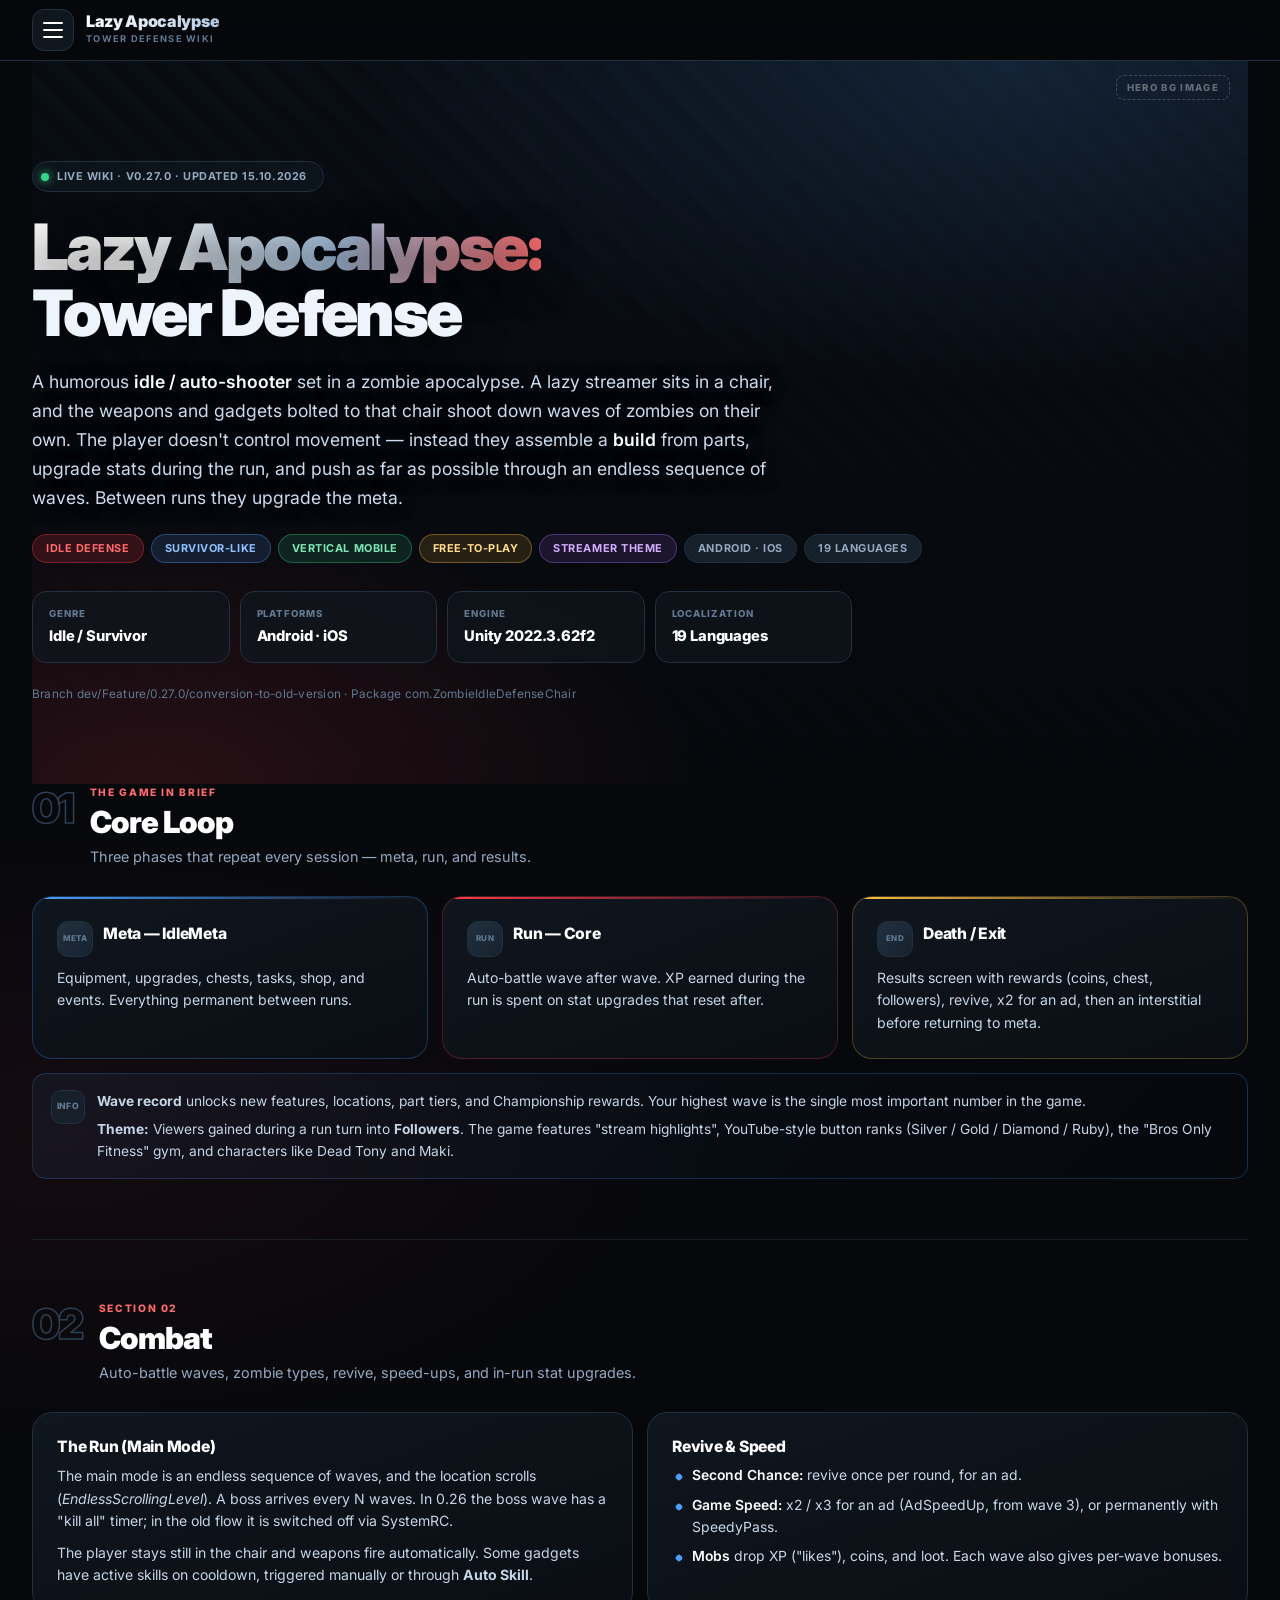
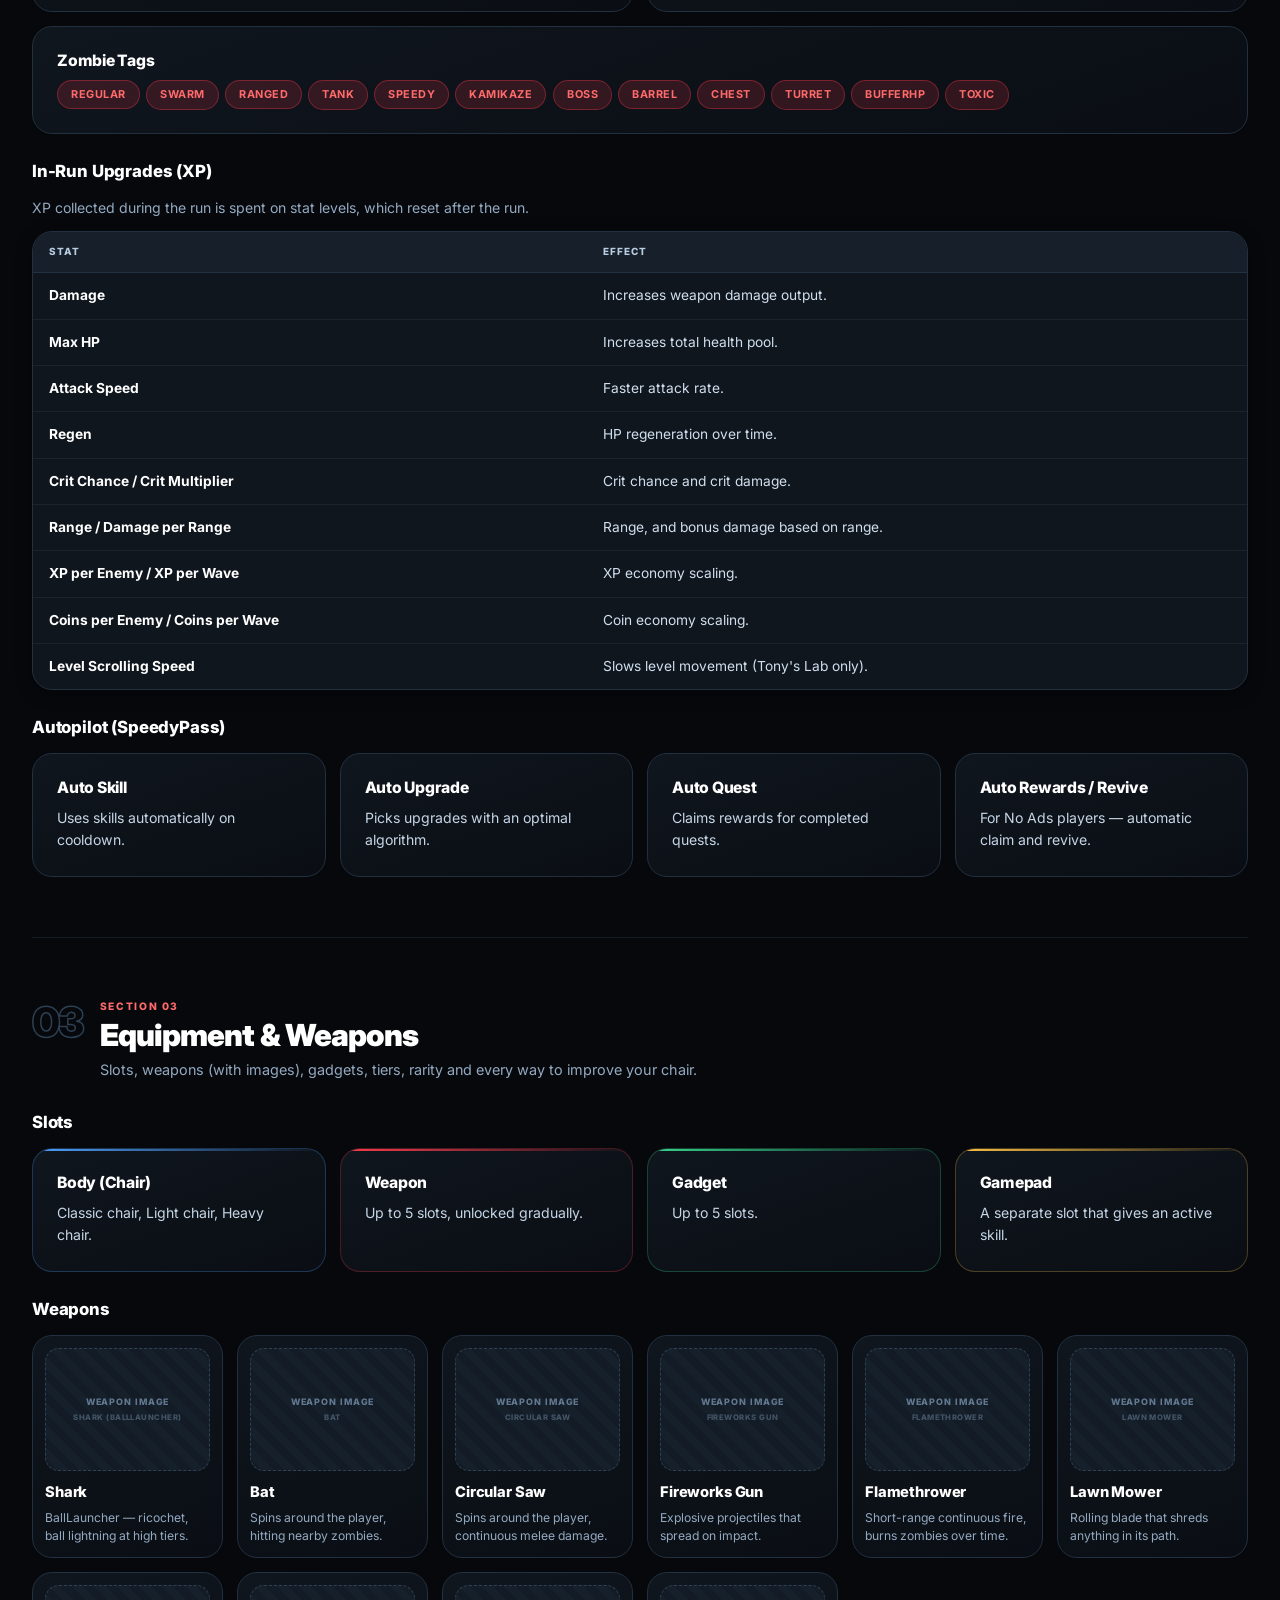
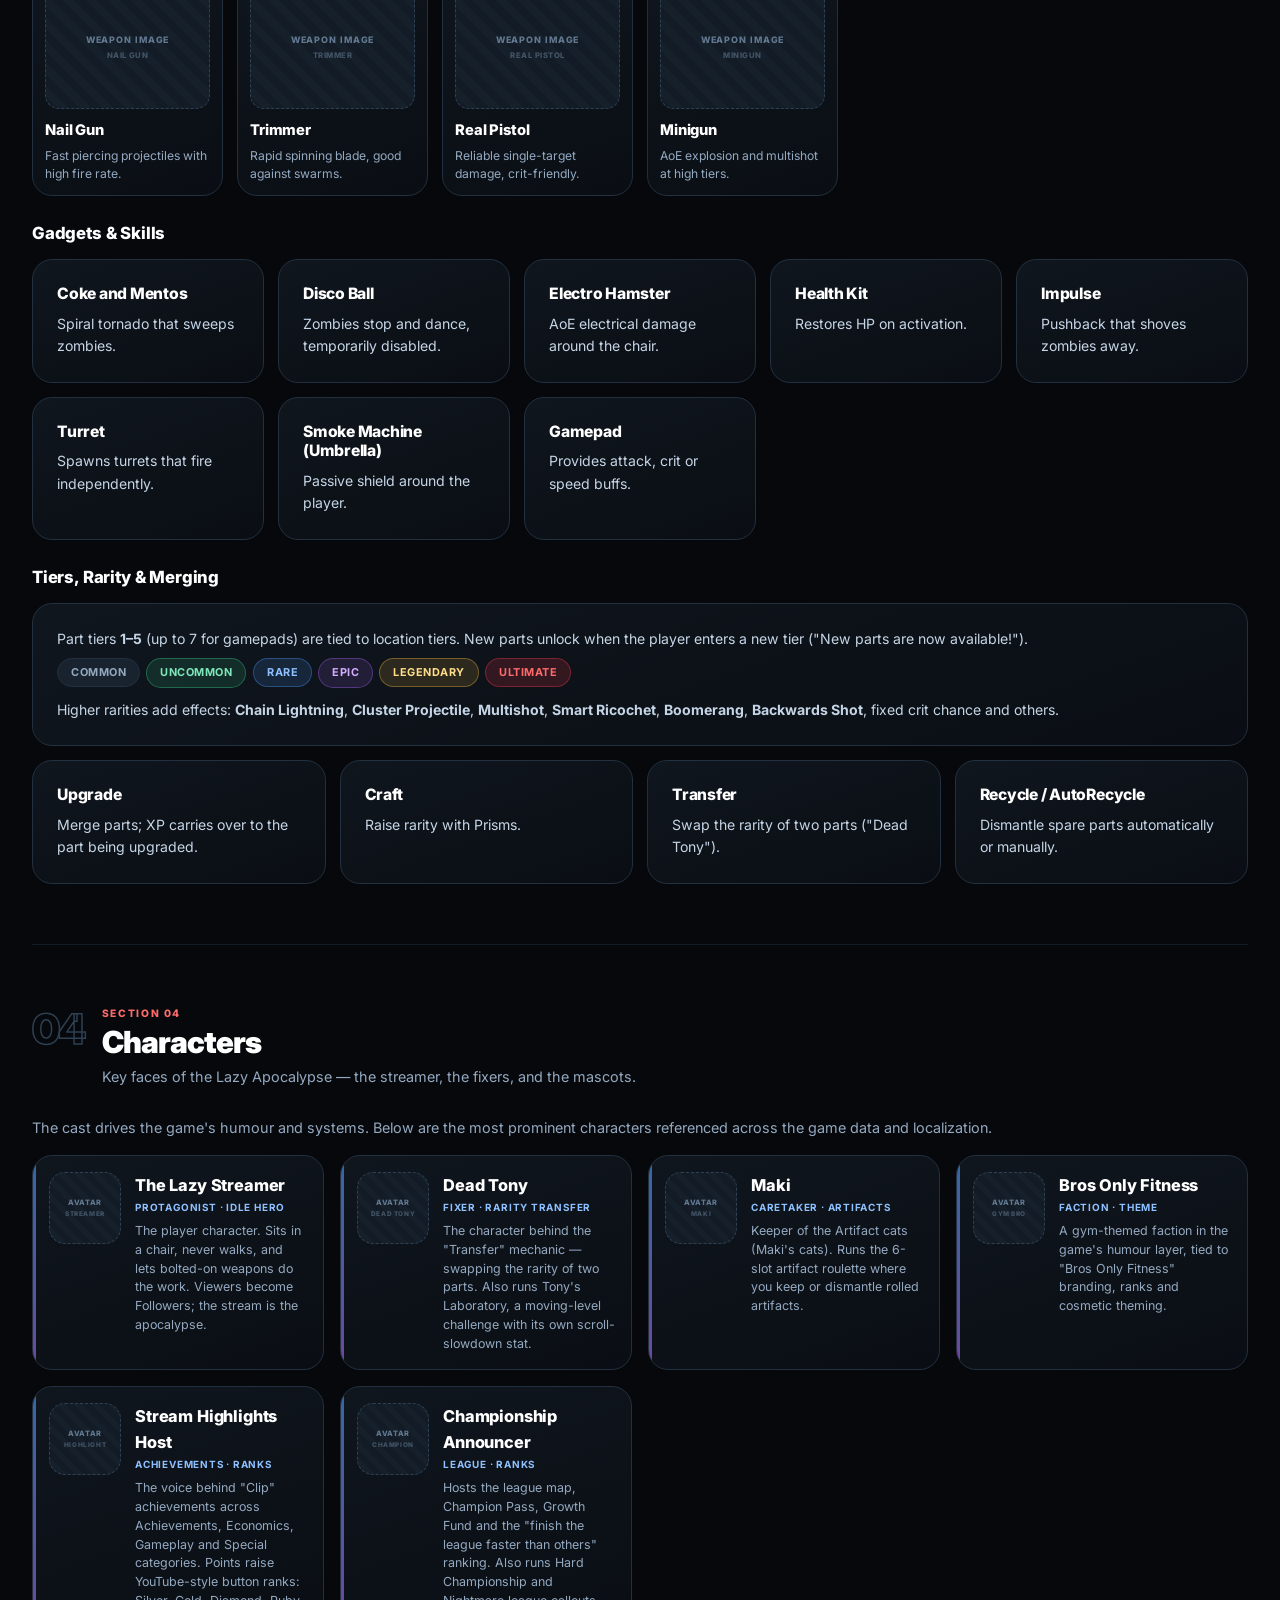
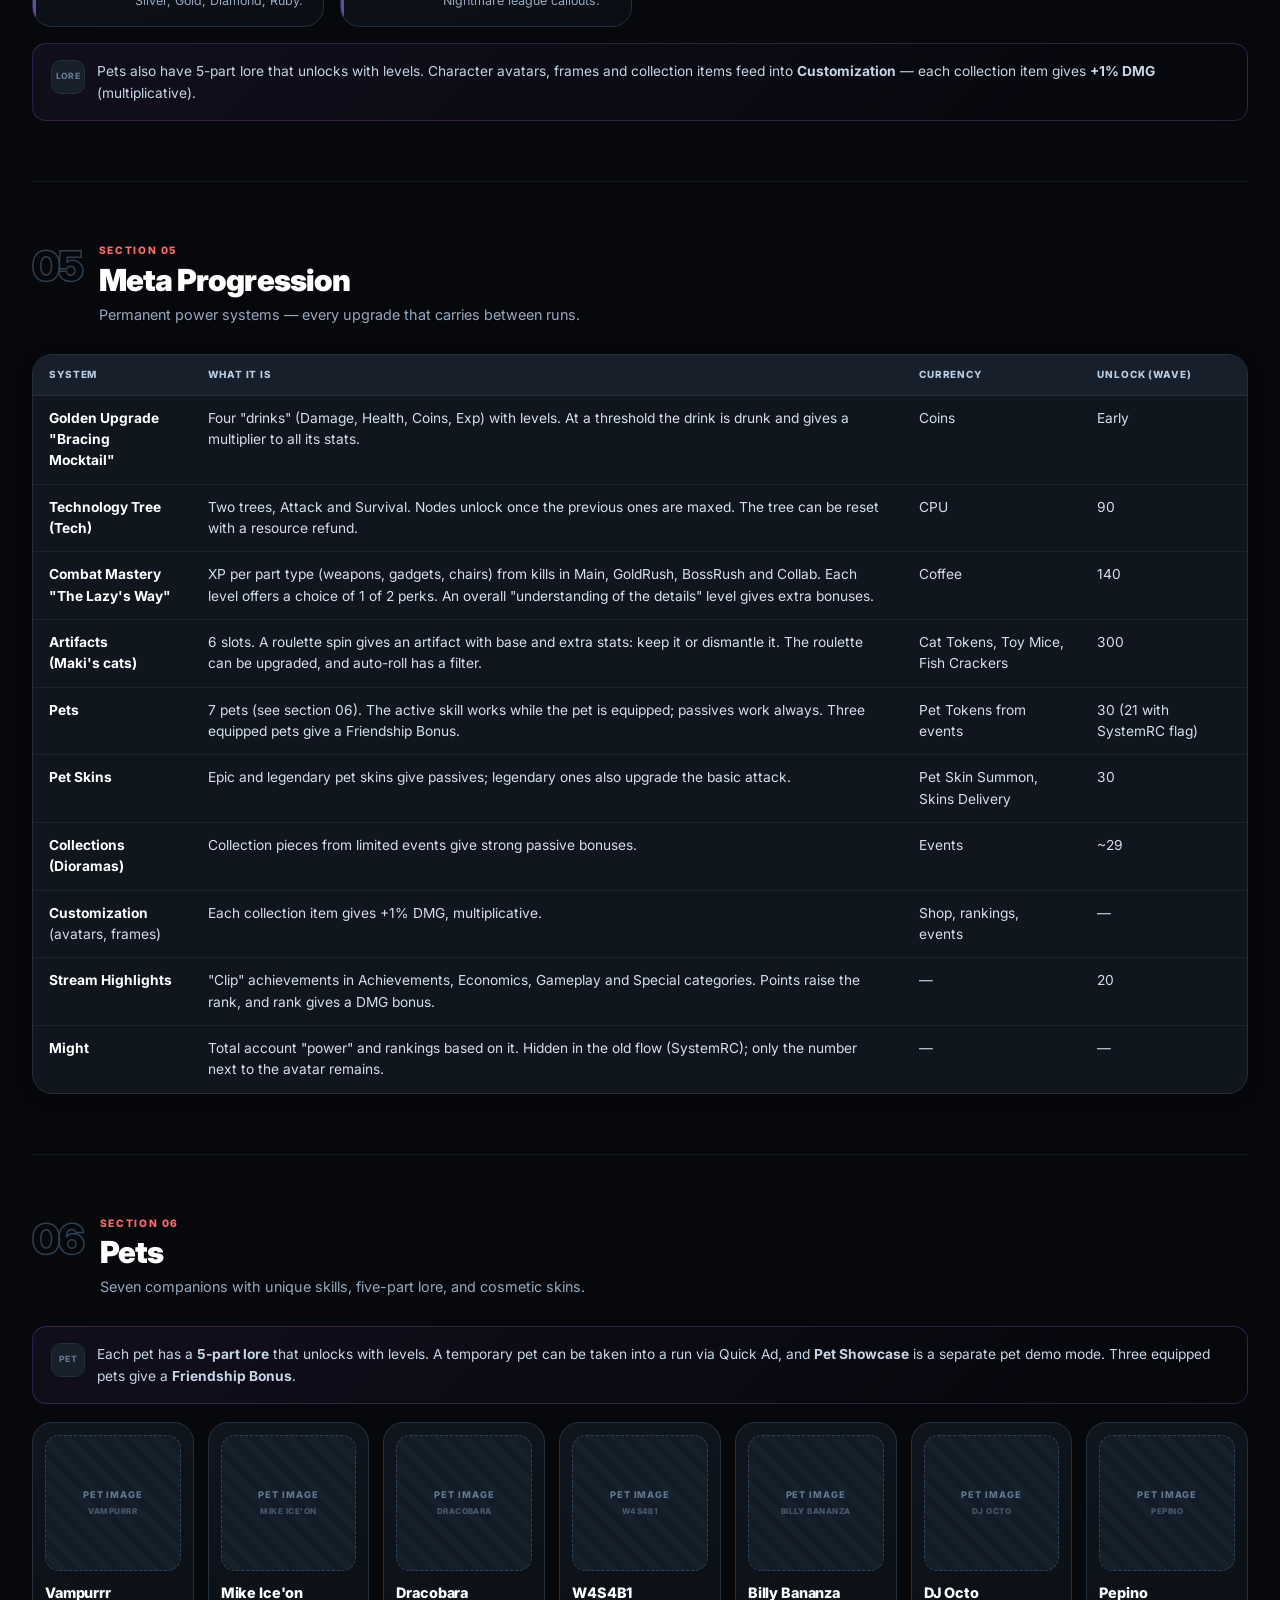
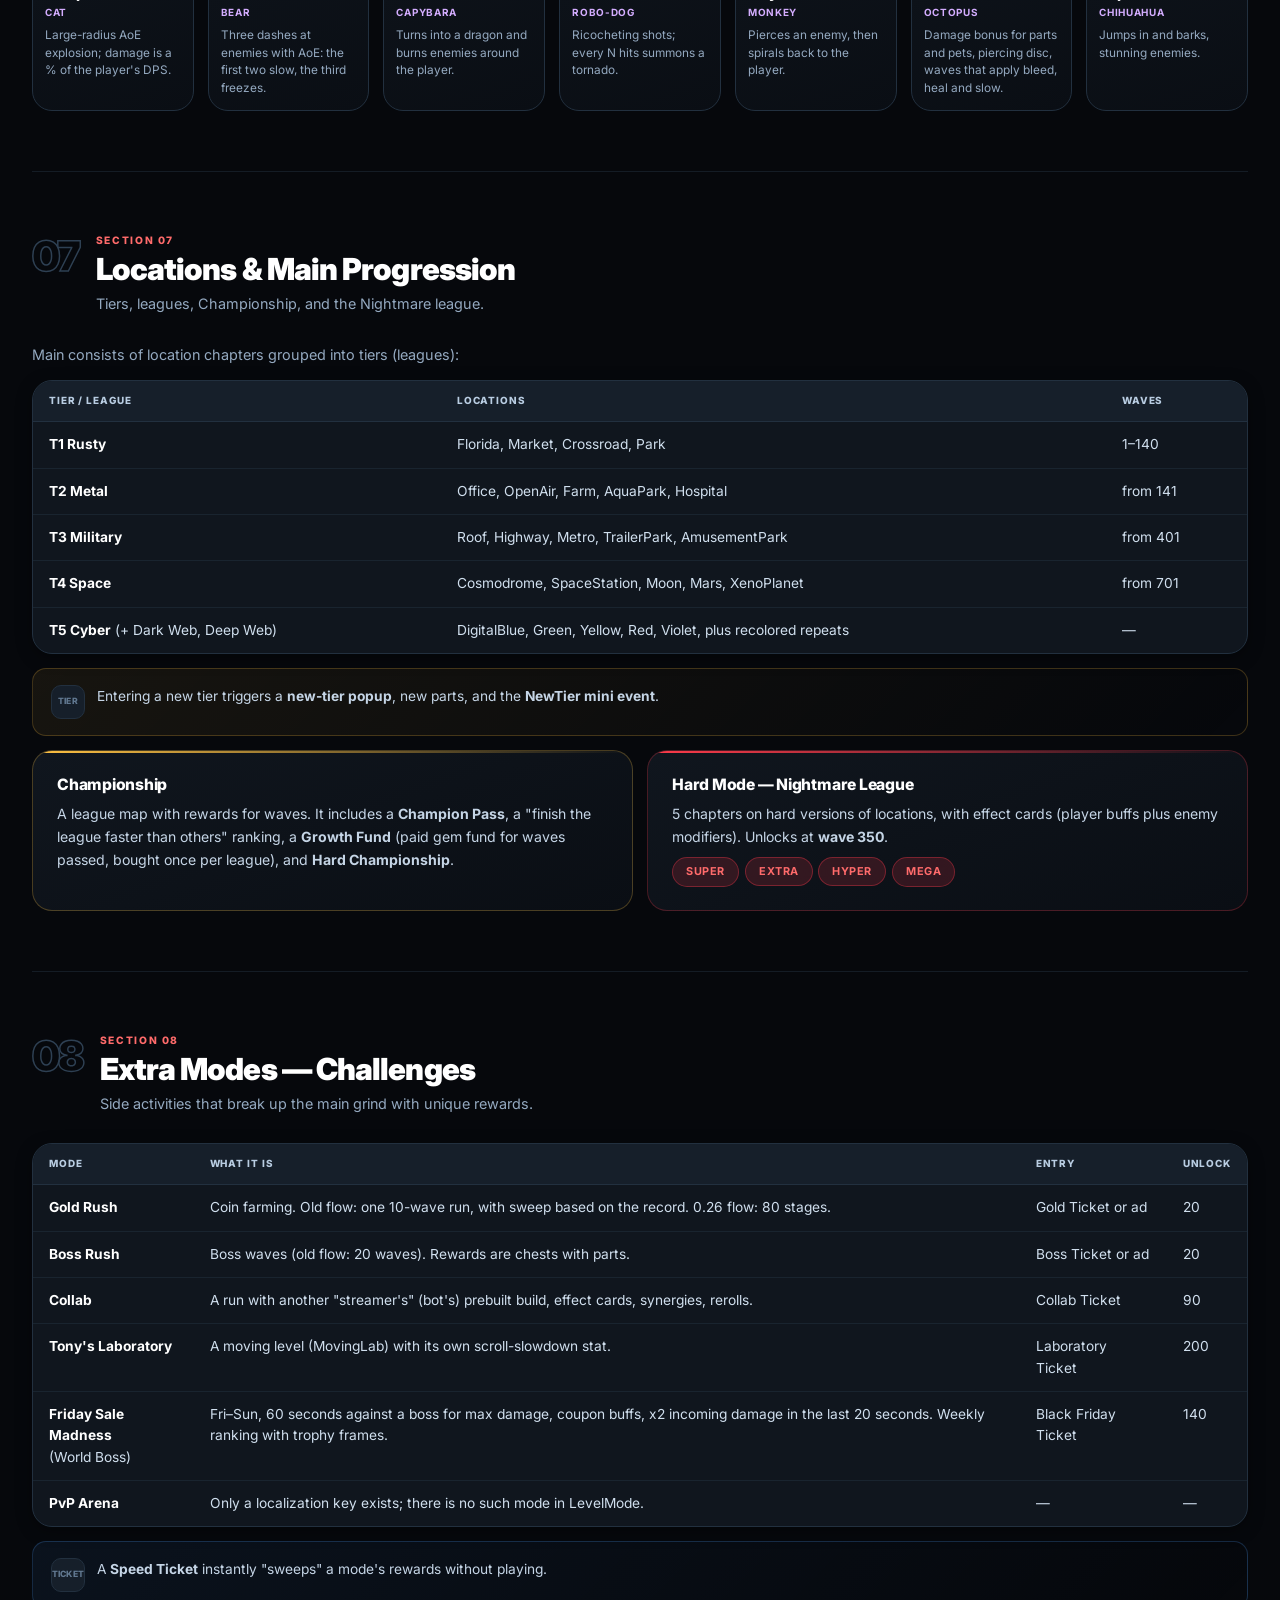
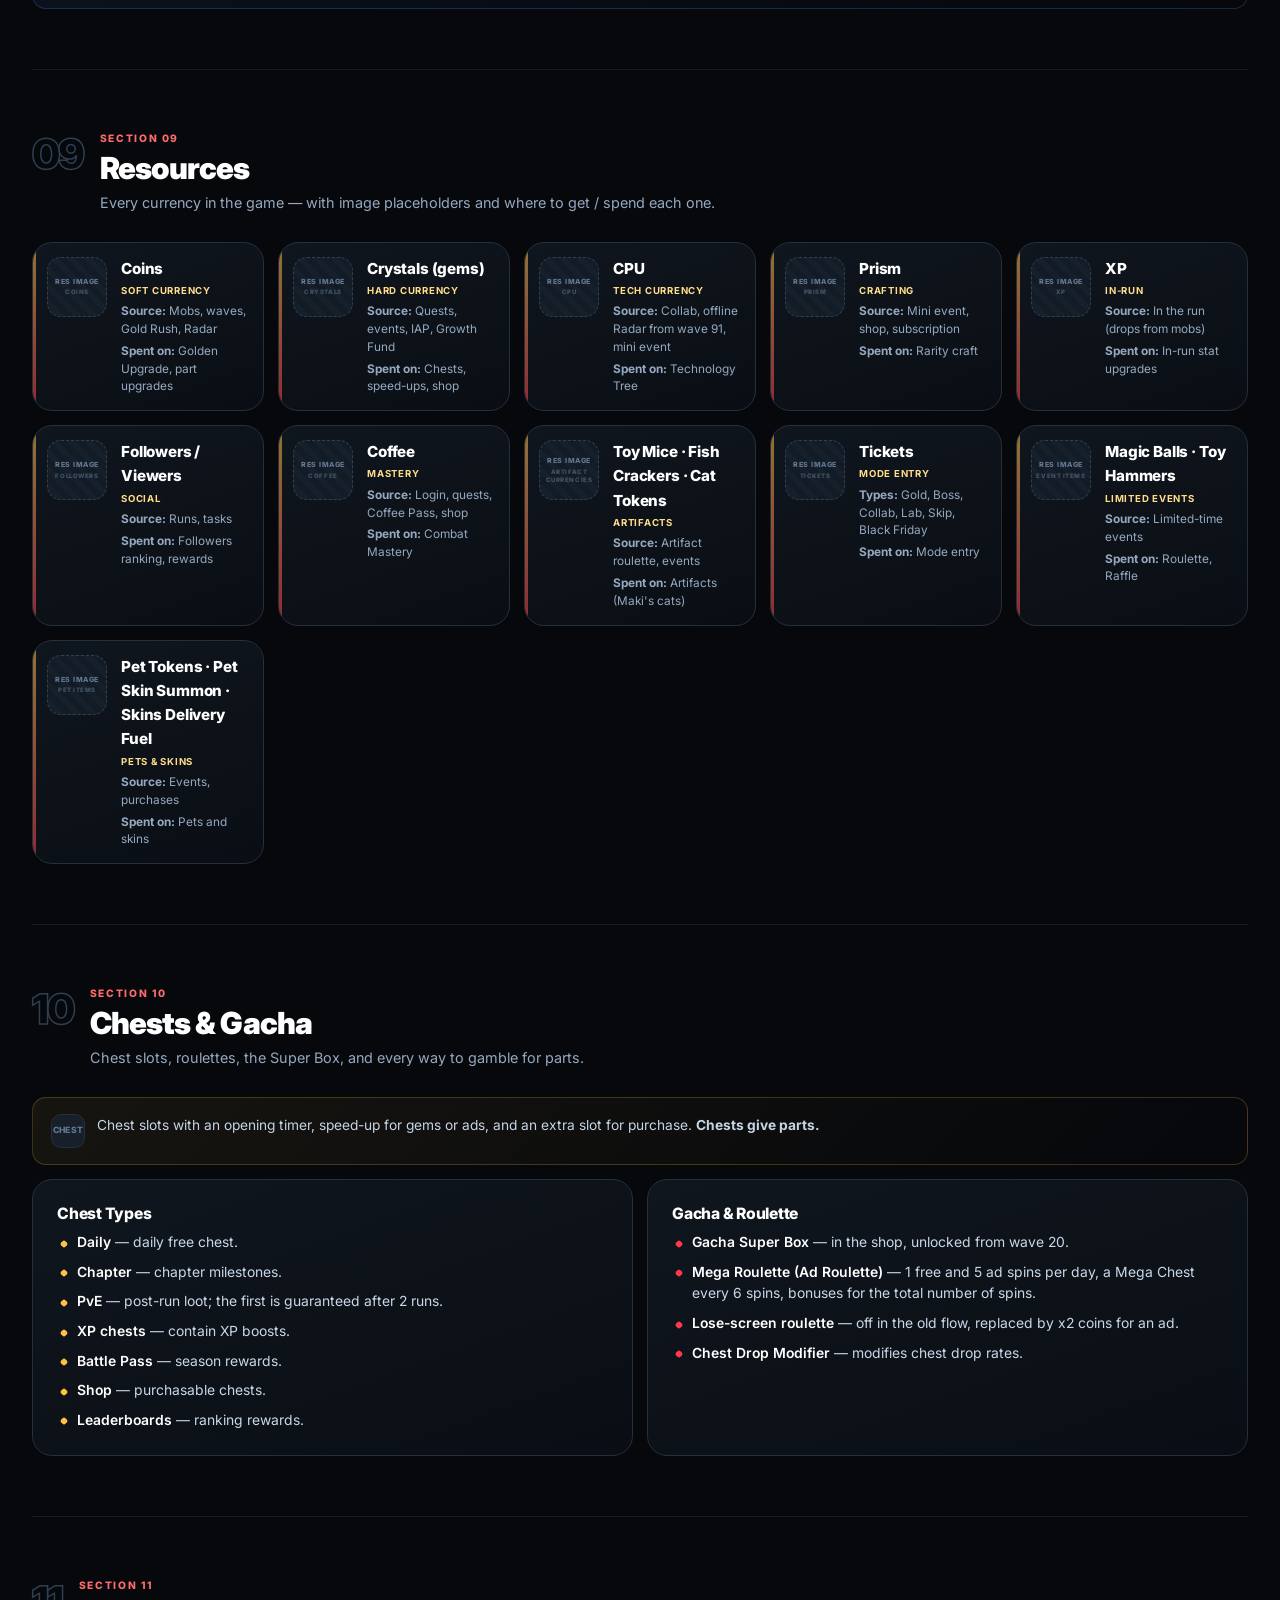
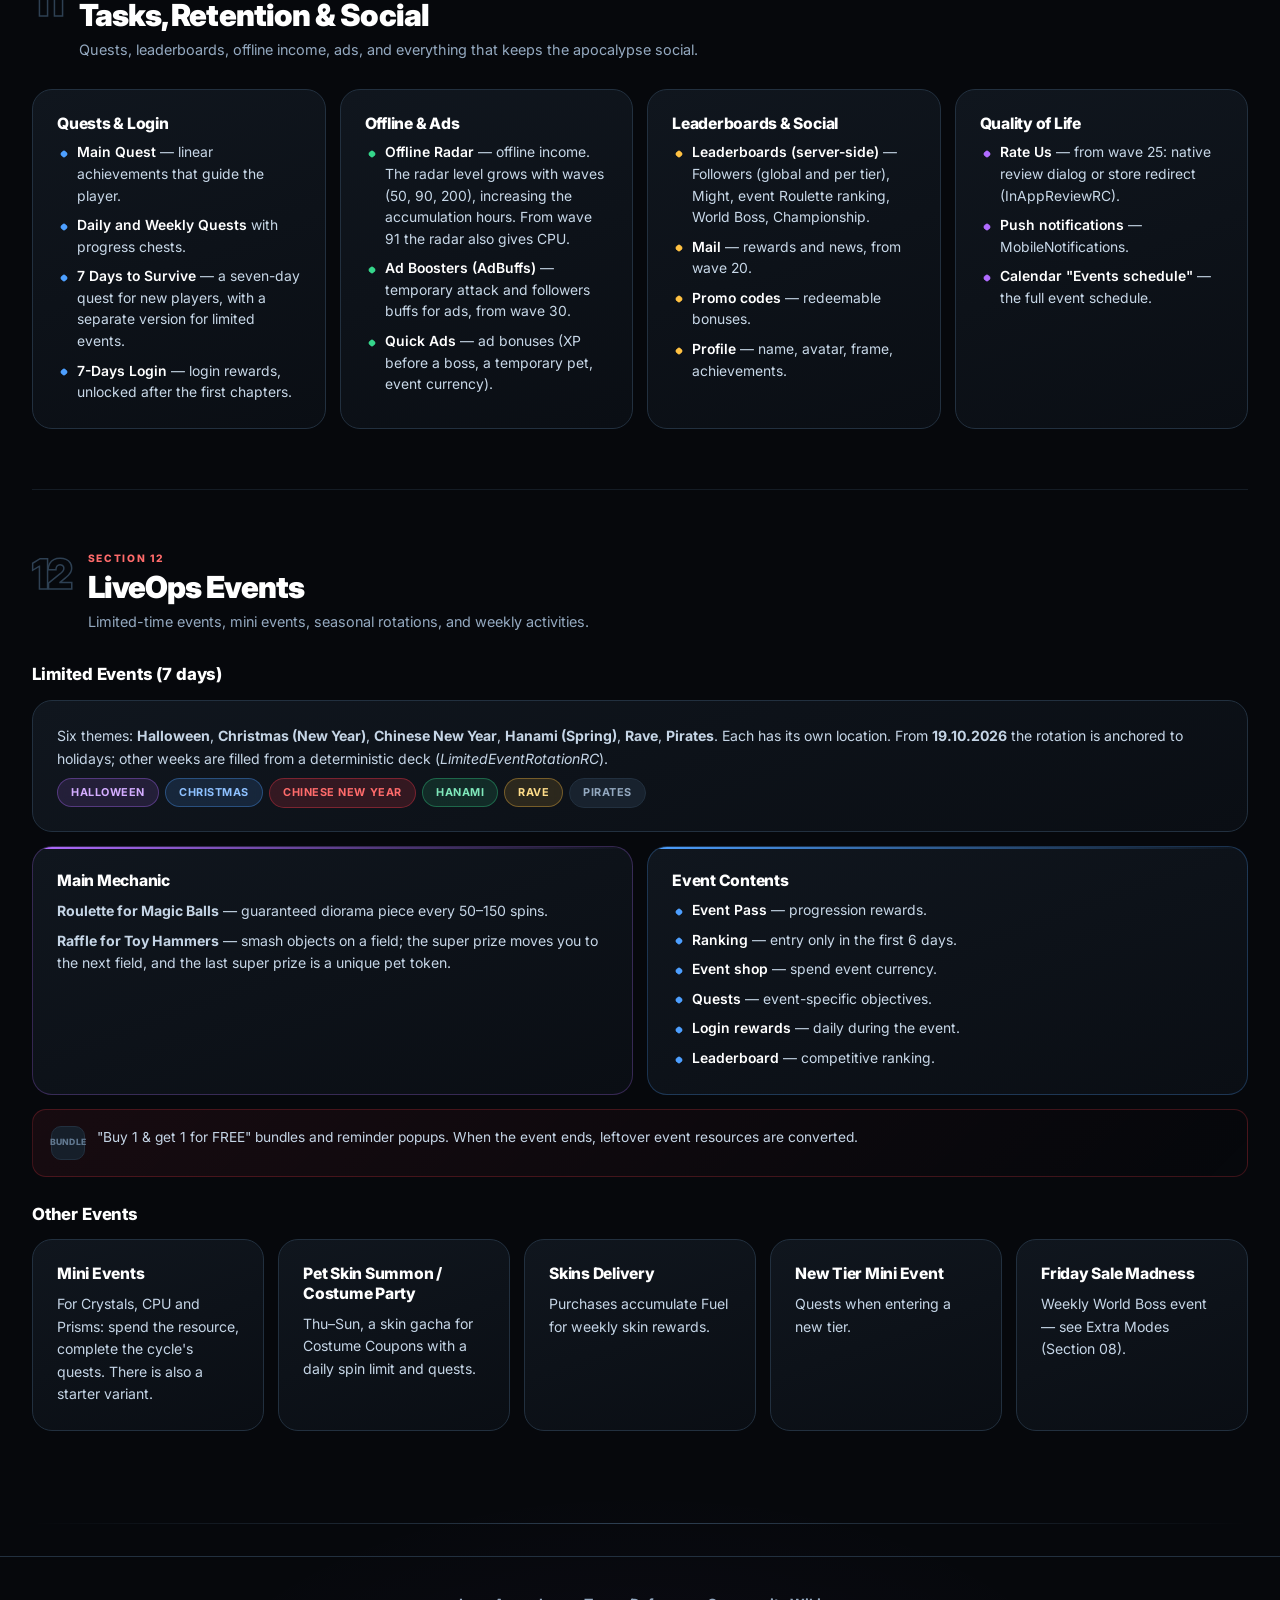
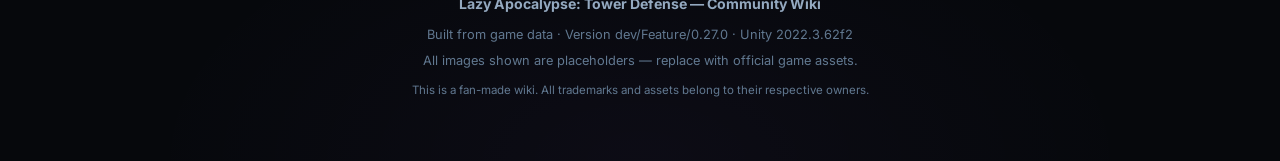
<file: deepseek_html_20261019_c934e0.html>
<!DOCTYPE html>
<html lang="en">
<head>
<meta charset="UTF-8">
<meta name="viewport" content="width=device-width, initial-scale=1.0, viewport-fit=cover">
<meta name="theme-color" content="#06080c">
<meta name="description" content="Lazy Apocalypse: Tower Defense — Complete wiki covering combat, equipment, pets, characters, resources, meta progression, events and more.">
<title>Lazy Apocalypse: Tower Defense — Wiki</title>
<link rel="preconnect" href="https://fonts.googleapis.com">
<link rel="preconnect" href="https://fonts.gstatic.com" crossorigin>
<link href="https://fonts.googleapis.com/css2?family=Inter:wght@400;500;600;700;800;900&display=swap" rel="stylesheet">
<style>
/* ============================================================
   LAZY APOCALYPSE — WIKI
   Single page · Sectioned · Modern · Mobile + Desktop
   ============================================================ */

/* ---------- RESET ---------- */
*, *::before, *::after { margin:0; padding:0; box-sizing:border-box; }

/* ---------- TOKENS ---------- */
:root {
  --bg:        #06080c;
  --bg-2:      #0a0e14;
  --surface:   #10161e;
  --surface-2: #161f2a;
  --surface-3: #1c2836;
  --border:    #22303f;
  --border-2:  #2e4053;
  --text:      #eef4fb;
  --muted:     #94a9c0;
  --dim:       #617890;
  --red:       #ff3b4a;
  --red-2:     #ff6b6b;
  --red-glow:  rgba(255,59,74,0.25);
  --blue:      #4d9fff;
  --blue-2:    #8ec1ff;
  --blue-glow: rgba(77,159,255,0.22);
  --green:     #35d68b;
  --green-2:   #7fe8bb;
  --green-glow:rgba(53,214,139,0.2);
  --gold:      #ffc142;
  --gold-2:    #ffdd8a;
  --gold-glow: rgba(255,193,66,0.2);
  --purple:    #b06bff;
  --purple-2:  #d4adff;
  --purple-glow:rgba(176,107,255,0.2);
  --radius:    20px;
  --radius-sm: 14px;
  --radius-xs: 10px;
  --shadow:    0 12px 40px rgba(0,0,0,0.5);
  --shadow-sm: 0 4px 16px rgba(0,0,0,0.35);
  --font:      'Inter', system-ui, -apple-system, 'Segoe UI', Roboto, sans-serif;
  --header-h:  60px;
}

html { scroll-behavior: smooth; -webkit-text-size-adjust: 100%; }

body {
  font-family: var(--font);
  background:
    radial-gradient(1400px 700px at 85% -5%, rgba(77,159,255,0.07), transparent 55%),
    radial-gradient(1200px 600px at 5% 10%, rgba(255,59,74,0.06), transparent 55%),
    radial-gradient(900px 500px at 50% 100%, rgba(176,107,255,0.04), transparent 55%),
    var(--bg);
  color: var(--text);
  line-height: 1.6;
  min-height: 100vh;
  -webkit-font-smoothing: antialiased;
  -moz-osx-font-smoothing: grayscale;
  overflow-x: hidden;
}

/* ---------- SCROLLBAR ---------- */
::-webkit-scrollbar { width: 10px; height: 10px; }
::-webkit-scrollbar-track { background: var(--bg-2); }
::-webkit-scrollbar-thumb { background: var(--surface-3); border-radius: 5px; border: 2px solid var(--bg-2); }
::-webkit-scrollbar-thumb:hover { background: var(--border-2); }

::selection { background: var(--red-glow); color: #fff; }

/* ============================================================
   LAYOUT
   ============================================================ */
.shell {
  max-width: 1360px;
  margin: 0 auto;
  padding: 0 clamp(14px, 3vw, 32px);
}

/* ============================================================
   TOP HEADER (only hamburger + title — no logo, no resources)
   ============================================================ */
.site-header {
  position: sticky;
  top: 0;
  z-index: 300;
  background: rgba(6, 8, 12, 0.85);
  backdrop-filter: blur(18px) saturate(1.4);
  -webkit-backdrop-filter: blur(18px) saturate(1.4);
  border-bottom: 1px solid var(--border);
}

.site-header .shell {
  display: flex;
  align-items: center;
  gap: 12px;
  height: var(--header-h);
}

/* ---------- HAMBURGER ---------- */
.hamburger {
  appearance: none;
  background: var(--surface);
  border: 1px solid var(--border);
  border-radius: 12px;
  width: 42px;
  height: 42px;
  display: flex;
  flex-direction: column;
  align-items: center;
  justify-content: center;
  gap: 5px;
  cursor: pointer;
  flex-shrink: 0;
  transition: background 0.2s, border-color 0.2s;
}
.hamburger:hover { background: var(--surface-2); border-color: var(--border-2); }
.hamburger span {
  display: block;
  width: 20px;
  height: 2px;
  background: #fff;
  border-radius: 2px;
  transition: transform 0.28s ease, opacity 0.2s ease;
  transform-origin: center;
}
.hamburger.open span:nth-child(1) { transform: translateY(7px) rotate(45deg); }
.hamburger.open span:nth-child(2) { opacity: 0; }
.hamburger.open span:nth-child(3) { transform: translateY(-7px) rotate(-45deg); }

.brand-text { min-width: 0; }
.brand-name {
  font-size: 1rem;
  font-weight: 900;
  letter-spacing: -0.02em;
  line-height: 1.1;
  background: linear-gradient(90deg, #fff 0%, #b3c8e0 100%);
  -webkit-background-clip: text;
  background-clip: text;
  -webkit-text-fill-color: transparent;
  white-space: nowrap;
  overflow: hidden;
  text-overflow: ellipsis;
}
.brand-tag {
  font-size: 0.58rem;
  color: var(--dim);
  letter-spacing: 0.14em;
  text-transform: uppercase;
  font-weight: 700;
  margin-top: 1px;
  white-space: nowrap;
}

/* ============================================================
   DRAWER (section menu)
   ============================================================ */
.drawer-overlay {
  position: fixed;
  inset: 0;
  background: rgba(0,0,0,0.6);
  backdrop-filter: blur(4px);
  -webkit-backdrop-filter: blur(4px);
  z-index: 400;
  opacity: 0;
  pointer-events: none;
  transition: opacity 0.28s ease;
}
.drawer-overlay.open { opacity: 1; pointer-events: auto; }

.drawer {
  position: fixed;
  top: 0;
  left: 0;
  bottom: 0;
  width: min(360px, 90vw);
  background: var(--bg-2);
  border-right: 1px solid var(--border);
  z-index: 500;
  transform: translateX(-100%);
  transition: transform 0.32s cubic-bezier(0.4, 0, 0.2, 1);
  display: flex;
  flex-direction: column;
  overflow: hidden;
}
.drawer.open { transform: translateX(0); }

/* ---------- DRAWER HEADER (now contains the game logo) ---------- */
.drawer-head {
  display: flex;
  align-items: center;
  justify-content: space-between;
  gap: 12px;
  padding: 16px 20px;
  border-bottom: 1px solid var(--border);
  flex-shrink: 0;
}

.drawer-logo {
  width: 132px;
  height: 48px;
  border-radius: 10px;
  background: linear-gradient(135deg, #16222e, #0c131b);
  border: 1px dashed var(--border-2);
  display: flex;
  align-items: center;
  justify-content: center;
  font-size: 0.52rem;
  letter-spacing: 0.12em;
  color: var(--dim);
  font-weight: 800;
  text-transform: uppercase;
  flex-shrink: 0;
}

.drawer-close {
  appearance: none;
  background: var(--surface);
  border: 1px solid var(--border);
  border-radius: 10px;
  width: 34px;
  height: 34px;
  display: flex;
  align-items: center;
  justify-content: center;
  cursor: pointer;
  color: var(--muted);
  font-size: 1.1rem;
  font-weight: 600;
  line-height: 1;
  transition: background 0.2s, color 0.2s;
  flex-shrink: 0;
}
.drawer-close:hover { background: var(--surface-2); color: #fff; }

.drawer-list {
  flex: 1;
  overflow-y: auto;
  padding: 12px;
  display: flex;
  flex-direction: column;
  gap: 4px;
  -webkit-overflow-scrolling: touch;
}

.drawer-link {
  appearance: none;
  background: transparent;
  border: 1px solid transparent;
  border-radius: 12px;
  padding: 12px 14px;
  text-align: left;
  font-family: inherit;
  font-size: 0.9rem;
  font-weight: 600;
  color: var(--muted);
  cursor: pointer;
  display: flex;
  align-items: center;
  gap: 12px;
  transition: background 0.18s, color 0.18s, border-color 0.18s;
  width: 100%;
}
.drawer-link:hover { background: var(--surface); color: var(--text); border-color: var(--border); }
.drawer-link.active {
  background: linear-gradient(135deg, rgba(255,59,74,0.14), rgba(255,59,74,0.05));
  border-color: rgba(255,59,74,0.3);
  color: #fff;
}
.drawer-link .dnum {
  font-size: 0.68rem;
  font-weight: 800;
  color: var(--dim);
  letter-spacing: 0.06em;
  min-width: 22px;
  flex-shrink: 0;
}
.drawer-link.active .dnum { color: var(--red-2); }

.drawer-foot {
  padding: 14px 20px;
  border-top: 1px solid var(--border);
  font-size: 0.68rem;
  color: var(--dim);
  flex-shrink: 0;
  line-height: 1.6;
}

/* ============================================================
   HERO with background image
   ============================================================ */
.hero {
  position: relative;
  padding: clamp(48px, 8vw, 100px) 0 clamp(48px, 7vw, 80px);
  overflow: hidden;
  isolation: isolate;
}

/* background image layer (placeholder) */
.hero-bg {
  position: absolute;
  inset: 0;
  z-index: -2;
  background:
    repeating-linear-gradient(45deg, #0b1118, #0b1118 14px, #0e1520 14px, #0e1520 28px);
  background-size: cover;
  background-position: center;
  background-repeat: no-repeat;
}
/* dark overlay so text stays readable */
.hero-bg::after {
  content: '';
  position: absolute;
  inset: 0;
  background:
    radial-gradient(1200px 600px at 80% 0%, rgba(77,159,255,0.15), transparent 55%),
    radial-gradient(1000px 500px at 10% 100%, rgba(255,59,74,0.14), transparent 55%),
    linear-gradient(180deg, rgba(6,8,12,0.55) 0%, rgba(6,8,12,0.85) 60%, rgba(6,8,12,0.97) 100%);
}

/* placeholder label sitting at the top of the bg */
.hero-bg-label {
  position: absolute;
  top: 14px;
  right: 18px;
  z-index: -1;
  font-size: 0.6rem;
  letter-spacing: 0.14em;
  text-transform: uppercase;
  font-weight: 800;
  color: rgba(255,255,255,0.35);
  border: 1px dashed rgba(255,255,255,0.2);
  padding: 4px 10px;
  border-radius: 8px;
}

.hero-inner {
  position: relative;
  z-index: 1;
  display: flex;
  flex-direction: column;
  gap: 22px;
}

.hero-badge {
  display: inline-flex;
  align-items: center;
  gap: 8px;
  background: rgba(16, 22, 30, 0.8);
  border: 1px solid var(--border);
  border-radius: 999px;
  padding: 6px 16px 6px 8px;
  align-self: flex-start;
  font-size: 0.68rem;
  font-weight: 700;
  color: var(--muted);
  letter-spacing: 0.05em;
  text-transform: uppercase;
  backdrop-filter: blur(8px);
}
.hero-badge .dot {
  width: 8px; height: 8px;
  border-radius: 50%;
  background: var(--green);
  box-shadow: 0 0 10px var(--green);
  animation: pulse 2s ease-in-out infinite;
  flex-shrink: 0;
}
@keyframes pulse {
  0%, 100% { opacity: 1; transform: scale(1); }
  50% { opacity: 0.6; transform: scale(0.85); }
}

.hero-title {
  font-size: clamp(2.1rem, 6.5vw, 4rem);
  font-weight: 900;
  letter-spacing: -0.04em;
  line-height: 1.02;
  max-width: 900px;
  text-shadow: 0 8px 40px rgba(0,0,0,0.6);
}
.hero-title .grad {
  background: linear-gradient(100deg, #fff 20%, #a8c4e0 60%, var(--red-2) 100%);
  -webkit-background-clip: text;
  background-clip: text;
  -webkit-text-fill-color: transparent;
}

.hero-desc {
  font-size: clamp(0.94rem, 1.6vw, 1.1rem);
  color: #cddcec;
  max-width: 760px;
  line-height: 1.65;
  text-shadow: 0 2px 18px rgba(0,0,0,0.6);
}
.hero-desc strong { color: #fff; font-weight: 600; }

.hero-chips { display: flex; flex-wrap: wrap; gap: 7px; }

.chip {
  display: inline-flex;
  align-items: center;
  gap: 5px;
  padding: 5px 13px;
  border-radius: 999px;
  font-size: 0.68rem;
  font-weight: 700;
  letter-spacing: 0.05em;
  text-transform: uppercase;
  border: 1px solid;
  white-space: nowrap;
  backdrop-filter: blur(6px);
}
.chip.red   { background: rgba(255,59,74,0.16);    color: var(--red-2);    border-color: rgba(255,59,74,0.35); }
.chip.blue  { background: rgba(77,159,255,0.14);   color: var(--blue-2);   border-color: rgba(77,159,255,0.35); }
.chip.green { background: rgba(53,214,139,0.13);  color: var(--green-2);  border-color: rgba(53,214,139,0.35); }
.chip.gold  { background: rgba(255,193,66,0.13);   color: var(--gold-2);   border-color: rgba(255,193,66,0.35); }
.chip.purple{ background: rgba(176,107,255,0.13); color: var(--purple-2); border-color: rgba(176,107,255,0.35); }
.chip.neutral { background: rgba(28,40,54,0.75); color: var(--muted); border-color: var(--border); }

.hero-stats {
  display: grid;
  grid-template-columns: repeat(auto-fit, minmax(130px, 1fr));
  gap: 10px;
  margin-top: 6px;
  max-width: 820px;
}
.hstat {
  background: rgba(16, 22, 30, 0.75);
  border: 1px solid var(--border);
  border-radius: var(--radius-sm);
  padding: 14px 16px;
  backdrop-filter: blur(8px);
  transition: border-color 0.2s, transform 0.2s;
}
.hstat:hover { border-color: var(--border-2); transform: translateY(-2px); }
.hstat-label {
  font-size: 0.6rem;
  color: var(--dim);
  text-transform: uppercase;
  letter-spacing: 0.1em;
  font-weight: 800;
  margin-bottom: 3px;
}
.hstat-value {
  font-size: 0.92rem;
  font-weight: 800;
  color: #fff;
  letter-spacing: -0.01em;
}

.hero-meta {
  font-size: 0.74rem;
  color: var(--dim);
  letter-spacing: 0.02em;
  word-break: break-word;
}

/* ============================================================
   SECTION
   ============================================================ */
.section {
  padding: clamp(36px, 6vw, 60px) 0;
  scroll-margin-top: calc(var(--header-h) + 16px);
}
.section + .section { border-top: 1px solid rgba(34,48,63,0.5); }

.section-head {
  display: flex;
  align-items: flex-start;
  gap: clamp(10px, 2vw, 16px);
  margin-bottom: clamp(20px, 3vw, 28px);
}
.section-num {
  font-size: clamp(1.8rem, 4vw, 2.6rem);
  font-weight: 900;
  line-height: 1;
  color: transparent;
  -webkit-text-stroke: 1.5px var(--border-2);
  letter-spacing: -0.04em;
  flex-shrink: 0;
  user-select: none;
  transition: -webkit-text-stroke 0.3s;
  padding-top: 4px;
}
.section:hover .section-num { -webkit-text-stroke-color: var(--red); }

.section-head-txt { min-width: 0; }
.section-eyebrow {
  font-size: 0.64rem;
  font-weight: 800;
  letter-spacing: 0.16em;
  text-transform: uppercase;
  color: var(--red-2);
  margin-bottom: 4px;
}
.section-title {
  font-size: clamp(1.35rem, 3vw, 1.9rem);
  font-weight: 900;
  letter-spacing: -0.03em;
  line-height: 1.12;
  color: #fff;
}
.section-sub {
  color: var(--muted);
  font-size: 0.9rem;
  margin-top: 6px;
  max-width: 700px;
}

.subhead {
  font-size: 1.05rem;
  font-weight: 800;
  color: #fff;
  margin: 24px 0 12px;
  letter-spacing: -0.01em;
}

/* ============================================================
   CARDS
   ============================================================ */
.grid { display: grid; gap: 14px; }
.g2 { grid-template-columns: repeat(auto-fit, minmax(290px, 1fr)); }
.g3 { grid-template-columns: repeat(auto-fit, minmax(230px, 1fr)); }
.g4 { grid-template-columns: repeat(auto-fit, minmax(170px, 1fr)); }

.card {
  background: linear-gradient(160deg, var(--surface), var(--bg-2));
  border: 1px solid var(--border);
  border-radius: var(--radius);
  padding: clamp(16px, 2.5vw, 24px);
  transition: border-color 0.22s, transform 0.22s, box-shadow 0.22s;
  position: relative;
  overflow: hidden;
}
.card::before {
  content: '';
  position: absolute;
  top: 0; left: 0; right: 0;
  height: 1px;
  background: linear-gradient(90deg, transparent, rgba(255,255,255,0.06), transparent);
  opacity: 0;
  transition: opacity 0.3s;
}
.card:hover { border-color: var(--border-2); transform: translateY(-2px); box-shadow: var(--shadow-sm); }
.card:hover::before { opacity: 1; }

.card h3, .card h4 {
  color: #fff;
  font-weight: 800;
  letter-spacing: -0.015em;
  margin-bottom: 9px;
  line-height: 1.25;
}
.card h3 { font-size: 1.1rem; }
.card h4 { font-size: 0.98rem; }
.card p { color: #c5d5e6; font-size: 0.88rem; }
.card p:last-child { margin-bottom: 0; }

.ico-row {
  display: flex;
  align-items: center;
  gap: 10px;
  margin-bottom: 10px;
}

.mini-ico {
  width: 36px; height: 36px;
  border-radius: 11px;
  background: linear-gradient(135deg, #22303f, #16212d);
  border: 1px solid var(--border);
  display: flex;
  align-items: center;
  justify-content: center;
  font-size: 0.5rem;
  font-weight: 800;
  color: var(--dim);
  letter-spacing: 0.03em;
  flex-shrink: 0;
}

.card.hl-red    { border-color: rgba(255,59,74,0.25); }
.card.hl-blue   { border-color: rgba(77,159,255,0.25); }
.card.hl-green  { border-color: rgba(53,214,139,0.25); }
.card.hl-gold   { border-color: rgba(255,193,66,0.25); }
.card.hl-purple { border-color: rgba(176,107,255,0.25); }

.card.hl-red::after    { content:''; position:absolute; top:0; left:0; right:0; height:2px; background:linear-gradient(90deg,var(--red),transparent); }
.card.hl-blue::after   { content:''; position:absolute; top:0; left:0; right:0; height:2px; background:linear-gradient(90deg,var(--blue),transparent); }
.card.hl-green::after  { content:''; position:absolute; top:0; left:0; right:0; height:2px; background:linear-gradient(90deg,var(--green),transparent); }
.card.hl-gold::after   { content:''; position:absolute; top:0; left:0; right:0; height:2px; background:linear-gradient(90deg,var(--gold),transparent); }
.card.hl-purple::after { content:''; position:absolute; top:0; left:0; right:0; height:2px; background:linear-gradient(90deg,var(--purple),transparent); }

/* ============================================================
   TABLES
   ============================================================ */
.table-shell {
  border: 1px solid var(--border);
  border-radius: var(--radius);
  overflow: hidden;
  background: var(--surface);
  box-shadow: var(--shadow-sm);
  -webkit-overflow-scrolling: touch;
  overflow-x: auto;
}
.table-shell::-webkit-scrollbar { height: 8px; }
.table-shell::-webkit-scrollbar-thumb { background: var(--border-2); border-radius: 4px; }

table {
  width: 100%;
  border-collapse: collapse;
  font-size: 0.86rem;
  min-width: 600px;
}
thead th {
  text-align: left;
  padding: 12px 16px;
  background: var(--surface-2);
  color: #b9cde2;
  font-weight: 800;
  font-size: 0.62rem;
  letter-spacing: 0.09em;
  text-transform: uppercase;
  border-bottom: 1px solid var(--border);
  white-space: nowrap;
}
tbody td {
  padding: 12px 16px;
  border-bottom: 1px solid rgba(34,48,63,0.55);
  color: #d0dfee;
  vertical-align: top;
  line-height: 1.55;
}
tbody tr:last-child td { border-bottom: none; }
tbody tr { transition: background 0.15s; }
tbody tr:hover { background: rgba(77,159,255,0.045); }
tbody td strong { color: #fff; font-weight: 700; }

/* ============================================================
   LISTS
   ============================================================ */
.list { list-style: none; display: flex; flex-direction: column; gap: 8px; }
.list li {
  position: relative;
  padding-left: 20px;
  color: #c8d8e8;
  font-size: 0.87rem;
  line-height: 1.55;
}
.list li::before {
  content: '';
  position: absolute;
  left: 4px; top: 0.62em;
  width: 6px; height: 6px;
  border-radius: 2px;
  background: var(--red);
  transform: rotate(45deg);
}
.list li strong { color: #fff; font-weight: 600; }
.list.blue li::before   { background: var(--blue); }
.list.green li::before  { background: var(--green); }
.list.gold li::before   { background: var(--gold); }
.list.purple li::before { background: var(--purple); }

/* ============================================================
   PETS
   ============================================================ */
.pet-grid {
  display: grid;
  grid-template-columns: repeat(auto-fill, minmax(150px, 1fr));
  gap: 14px;
}

.pet-card {
  background: linear-gradient(160deg, var(--surface), var(--bg-2));
  border: 1px solid var(--border);
  border-radius: var(--radius);
  padding: 12px;
  display: flex;
  flex-direction: column;
  transition: transform 0.22s ease, border-color 0.22s ease, box-shadow 0.22s ease;
  position: relative;
  overflow: hidden;
}
.pet-card:hover {
  transform: translateY(-5px);
  border-color: var(--border-2);
  box-shadow: var(--shadow-sm);
}
.pet-card::after {
  content: '';
  position: absolute;
  top: 0; left: 0; right: 0;
  height: 3px;
  background: linear-gradient(90deg, var(--purple), var(--blue));
  opacity: 0;
  transition: opacity 0.25s;
}
.pet-card:hover::after { opacity: 1; }

.pet-img {
  width: 100%;
  aspect-ratio: 1 / 1;
  border-radius: var(--radius-sm);
  background:
    repeating-linear-gradient(45deg, #131c26, #131c26 8px, #16202b 8px, #16202b 16px);
  border: 1px dashed var(--border-2);
  display: flex;
  flex-direction: column;
  align-items: center;
  justify-content: center;
  gap: 4px;
  text-align: center;
  padding: 8px;
  color: var(--dim);
  font-weight: 800;
  font-size: 0.58rem;
  letter-spacing: 0.1em;
  text-transform: uppercase;
  line-height: 1.45;
}
.pet-img span { font-size: 0.5rem; opacity: 0.65; letter-spacing: 0.06em; }

.pet-name {
  font-weight: 800;
  font-size: 0.9rem;
  color: #fff;
  margin: 10px 0 1px;
  letter-spacing: -0.01em;
}
.pet-type {
  font-size: 0.62rem;
  color: var(--purple-2);
  font-weight: 700;
  text-transform: uppercase;
  letter-spacing: 0.07em;
  margin-bottom: 6px;
}
.pet-skill {
  font-size: 0.74rem;
  color: var(--muted);
  line-height: 1.5;
}

/* ============================================================
   WEAPONS (with images)
   ============================================================ */
.weapon-grid {
  display: grid;
  grid-template-columns: repeat(auto-fill, minmax(170px, 1fr));
  gap: 14px;
}

.weapon-card {
  background: linear-gradient(160deg, var(--surface), var(--bg-2));
  border: 1px solid var(--border);
  border-radius: var(--radius);
  padding: 12px;
  display: flex;
  flex-direction: column;
  transition: transform 0.22s, border-color 0.22s, box-shadow 0.22s;
  position: relative;
  overflow: hidden;
}
.weapon-card:hover {
  transform: translateY(-4px);
  border-color: var(--border-2);
  box-shadow: var(--shadow-sm);
}
.weapon-card::after {
  content: '';
  position: absolute;
  top: 0; left: 0; right: 0;
  height: 3px;
  background: linear-gradient(90deg, var(--red), var(--gold));
  opacity: 0;
  transition: opacity 0.25s;
}
.weapon-card:hover::after { opacity: 1; }

.weapon-img {
  width: 100%;
  aspect-ratio: 4 / 3;
  border-radius: var(--radius-sm);
  background:
    repeating-linear-gradient(45deg, #131c26, #131c26 8px, #16202b 8px, #16202b 16px);
  border: 1px dashed var(--border-2);
  display: flex;
  flex-direction: column;
  align-items: center;
  justify-content: center;
  gap: 3px;
  text-align: center;
  padding: 8px;
  color: var(--dim);
  font-weight: 800;
  font-size: 0.56rem;
  letter-spacing: 0.1em;
  text-transform: uppercase;
  line-height: 1.45;
}
.weapon-img span { font-size: 0.48rem; opacity: 0.6; letter-spacing: 0.06em; }

.weapon-name {
  font-weight: 800;
  font-size: 0.92rem;
  color: #fff;
  margin: 10px 0 4px;
  letter-spacing: -0.01em;
}
.weapon-desc {
  font-size: 0.76rem;
  color: var(--muted);
  line-height: 1.5;
}

/* ============================================================
   CHARACTERS
   ============================================================ */
.char-grid {
  display: grid;
  grid-template-columns: repeat(auto-fill, minmax(260px, 1fr));
  gap: 16px;
}

.char-card {
  background: linear-gradient(160deg, var(--surface), var(--bg-2));
  border: 1px solid var(--border);
  border-radius: var(--radius);
  padding: 16px;
  display: flex;
  gap: 14px;
  align-items: flex-start;
  transition: transform 0.22s, border-color 0.22s, box-shadow 0.22s;
  position: relative;
  overflow: hidden;
}
.char-card:hover {
  transform: translateY(-3px);
  border-color: var(--border-2);
  box-shadow: var(--shadow-sm);
}
.char-card::before {
  content: '';
  position: absolute;
  top: 0; left: 0;
  width: 3px; height: 100%;
  background: linear-gradient(180deg, var(--blue), var(--purple));
  opacity: 0.6;
}

.char-avatar {
  width: 72px;
  height: 72px;
  border-radius: 16px;
  background:
    repeating-linear-gradient(45deg, #131c26, #131c26 6px, #16202b 6px, #16202b 12px);
  border: 1px dashed var(--border-2);
  display: flex;
  flex-direction: column;
  align-items: center;
  justify-content: center;
  gap: 2px;
  text-align: center;
  padding: 4px;
  color: var(--dim);
  font-weight: 800;
  font-size: 0.46rem;
  letter-spacing: 0.08em;
  text-transform: uppercase;
  line-height: 1.35;
  flex-shrink: 0;
}
.char-avatar span { font-size: 0.4rem; opacity: 0.6; }

.char-body { min-width: 0; flex: 1; }
.char-name {
  font-weight: 800;
  font-size: 1.02rem;
  color: #fff;
  letter-spacing: -0.01em;
  margin-bottom: 2px;
}
.char-role {
  font-size: 0.62rem;
  color: var(--blue-2);
  font-weight: 700;
  text-transform: uppercase;
  letter-spacing: 0.08em;
  margin-bottom: 6px;
}
.char-desc {
  font-size: 0.78rem;
  color: var(--muted);
  line-height: 1.5;
}

/* ============================================================
   RESOURCES (with images)
   ============================================================ */
.res-grid {
  display: grid;
  grid-template-columns: repeat(auto-fill, minmax(220px, 1fr));
  gap: 14px;
}

.res-card {
  background: linear-gradient(160deg, var(--surface), var(--bg-2));
  border: 1px solid var(--border);
  border-radius: var(--radius);
  padding: 14px;
  display: flex;
  gap: 14px;
  align-items: flex-start;
  transition: transform 0.22s, border-color 0.22s, box-shadow 0.22s;
  position: relative;
  overflow: hidden;
}
.res-card:hover {
  transform: translateY(-3px);
  border-color: var(--border-2);
  box-shadow: var(--shadow-sm);
}
.res-card::before {
  content: '';
  position: absolute;
  top: 0; left: 0;
  width: 3px; height: 100%;
  background: linear-gradient(180deg, var(--gold), var(--red));
  opacity: 0.55;
}

.res-img {
  width: 60px;
  height: 60px;
  border-radius: 14px;
  background:
    repeating-linear-gradient(45deg, #131c26, #131c26 6px, #16202b 6px, #16202b 12px);
  border: 1px dashed var(--border-2);
  display: flex;
  flex-direction: column;
  align-items: center;
  justify-content: center;
  gap: 2px;
  text-align: center;
  padding: 4px;
  color: var(--dim);
  font-weight: 800;
  font-size: 0.44rem;
  letter-spacing: 0.08em;
  text-transform: uppercase;
  line-height: 1.35;
  flex-shrink: 0;
}
.res-img span { font-size: 0.38rem; opacity: 0.6; }

.res-body { min-width: 0; flex: 1; }
.res-name {
  font-weight: 800;
  font-size: 0.95rem;
  color: #fff;
  letter-spacing: -0.01em;
  margin-bottom: 2px;
}
.res-cat {
  font-size: 0.6rem;
  color: var(--gold-2);
  font-weight: 700;
  text-transform: uppercase;
  letter-spacing: 0.08em;
  margin-bottom: 5px;
}
.res-desc {
  font-size: 0.74rem;
  color: var(--muted);
  line-height: 1.5;
}
.res-desc + .res-desc { margin-top: 4px; }

/* ============================================================
   CALLOUTS
   ============================================================ */
.callout {
  display: flex;
  gap: 12px;
  padding: 16px 18px;
  border-radius: var(--radius-sm);
  border: 1px solid var(--border);
  background: var(--surface);
  align-items: flex-start;
}
.callout.red   { background: linear-gradient(135deg, rgba(255,59,74,0.07), transparent); border-color: rgba(255,59,74,0.22); }
.callout.blue  { background: linear-gradient(135deg, rgba(77,159,255,0.07), transparent); border-color: rgba(77,159,255,0.22); }
.callout.green { background: linear-gradient(135deg, rgba(53,214,139,0.07), transparent); border-color: rgba(53,214,139,0.22); }
.callout.gold  { background: linear-gradient(135deg, rgba(255,193,66,0.07), transparent); border-color: rgba(255,193,66,0.22); }
.callout.purple{ background: linear-gradient(135deg, rgba(176,107,255,0.07), transparent); border-color: rgba(176,107,255,0.22); }
.callout .callout-ico {
  width: 34px; height: 34px;
  border-radius: 10px;
  display: flex;
  align-items: center;
  justify-content: center;
  font-size: 0.54rem;
  font-weight: 800;
  color: var(--dim);
  background: var(--surface-2);
  border: 1px solid var(--border);
  flex-shrink: 0;
  letter-spacing: 0.03em;
}
.callout p { font-size: 0.86rem; color: #c5d5e6; margin: 0; }
.callout p + p { margin-top: 6px; }

/* ============================================================
   TAGS
   ============================================================ */
.tag-list { display: flex; flex-wrap: wrap; gap: 6px; margin-top: 8px; }

/* ============================================================
   HR
   ============================================================ */
.hr {
  height: 1px;
  background: linear-gradient(90deg, transparent, var(--border-2), transparent);
  border: none;
  margin: 32px 0;
}

/* ============================================================
   FOOTER
   ============================================================ */
.site-footer {
  padding: 36px 0 56px;
  border-top: 1px solid var(--border);
  margin-top: 32px;
  text-align: center;
}
.site-footer p { color: var(--dim); font-size: 0.8rem; margin-bottom: 5px; }
.site-footer .foot-title {
  color: var(--muted);
  font-weight: 700;
  font-size: 0.88rem;
  margin-bottom: 10px;
}

/* ============================================================
   BACK TO TOP
   ============================================================ */
.to-top {
  position: fixed;
  bottom: 20px;
  right: 20px;
  width: 44px;
  height: 44px;
  border-radius: 50%;
  background: linear-gradient(135deg, var(--red), #b81c2a);
  border: 1px solid rgba(255,255,255,0.15);
  color: #fff;
  font-size: 1.15rem;
  font-weight: 800;
  cursor: pointer;
  display: flex;
  align-items: center;
  justify-content: center;
  box-shadow: 0 6px 24px var(--red-glow);
  opacity: 0;
  transform: translateY(16px);
  pointer-events: none;
  transition: opacity 0.3s, transform 0.3s;
  z-index: 150;
}
.to-top.visible { opacity: 1; transform: translateY(0); pointer-events: auto; }
.to-top:hover { transform: translateY(-3px); }

/* ============================================================
   RESPONSIVE
   ============================================================ */
@media (max-width: 900px) {
  .brand-name { font-size: 0.92rem; }
  .brand-tag { font-size: 0.52rem; }
}

@media (max-width: 600px) {
  :root { --header-h: 56px; }
  .shell { padding: 0 14px; }
  .section { padding: 32px 0; }
  .section-num { font-size: 1.6rem; }
  .g2, .g3, .g4 { grid-template-columns: 1fr; }
  .pet-grid { grid-template-columns: repeat(auto-fill, minmax(130px, 1fr)); gap: 10px; }
  .weapon-grid { grid-template-columns: repeat(auto-fill, minmax(140px, 1fr)); gap: 10px; }
  .char-grid { grid-template-columns: 1fr; }
  .res-grid { grid-template-columns: 1fr; }
  .card { padding: 16px; border-radius: var(--radius-sm); }
  table { font-size: 0.8rem; min-width: 520px; }
  thead th { padding: 10px 12px; font-size: 0.58rem; }
  tbody td { padding: 10px 12px; }
  .to-top { bottom: 14px; right: 14px; width: 42px; height: 42px; }
  .brand-text { display: none; }
  .hero-stats { grid-template-columns: repeat(2, 1fr); }
  .char-avatar { width: 60px; height: 60px; }
  .char-card { padding: 14px; }
  .drawer-logo { width: 110px; height: 40px; font-size: 0.46rem; }
}

@media (max-width: 380px) {
  .hstat-value { font-size: 0.84rem; }
  .pet-grid { grid-template-columns: repeat(2, 1fr); }
  .weapon-grid { grid-template-columns: repeat(2, 1fr); }
  .res-img { width: 52px; height: 52px; }
}

/* ---------- REDUCED MOTION ---------- */
@media (prefers-reduced-motion: reduce) {
  *, *::before, *::after {
    animation-duration: 0.01ms !important;
    animation-iteration-count: 1 !important;
    transition-duration: 0.01ms !important;
    scroll-behavior: auto !important;
  }
}
</style>
</head>
<body>

<!-- ============================================================
     HEADER (hamburger + title only — no logo, no resources)
     ============================================================ -->
<header class="site-header">
  <div class="shell">
    <button class="hamburger" id="hamburger" aria-label="Open section menu" aria-expanded="false" aria-controls="drawer">
      <span></span><span></span><span></span>
    </button>
    <div class="brand-text">
      <div class="brand-name">Lazy Apocalypse</div>
      <div class="brand-tag">Tower Defense Wiki</div>
    </div>
  </div>
</header>

<!-- ============================================================
     DRAWER + OVERLAY (logo lives here now)
     ============================================================ -->
<div class="drawer-overlay" id="drawerOverlay"></div>

<aside class="drawer" id="drawer" aria-hidden="true">
  <div class="drawer-head">
    <div class="drawer-logo" aria-label="Game logo placeholder">GAME LOGO</div>
    <button class="drawer-close" id="drawerClose" aria-label="Close menu">✕</button>
  </div>
  <nav class="drawer-list" id="drawerList">
    <button class="drawer-link active" data-target="overview"><span class="dnum">01</span>Overview</button>
    <button class="drawer-link" data-target="combat"><span class="dnum">02</span>Combat</button>
    <button class="drawer-link" data-target="equipment"><span class="dnum">03</span>Equipment &amp; Weapons</button>
    <button class="drawer-link" data-target="characters"><span class="dnum">04</span>Characters</button>
    <button class="drawer-link" data-target="meta"><span class="dnum">05</span>Meta Progression</button>
    <button class="drawer-link" data-target="pets"><span class="dnum">06</span>Pets</button>
    <button class="drawer-link" data-target="locations"><span class="dnum">07</span>Locations</button>
    <button class="drawer-link" data-target="modes"><span class="dnum">08</span>Extra Modes</button>
    <button class="drawer-link" data-target="resources"><span class="dnum">09</span>Resources</button>
    <button class="drawer-link" data-target="chests"><span class="dnum">10</span>Chests &amp; Gacha</button>
    <button class="drawer-link" data-target="social"><span class="dnum">11</span>Tasks &amp; Social</button>
    <button class="drawer-link" data-target="events"><span class="dnum">12</span>Events</button>
  </nav>
  <div class="drawer-foot">
    Lazy Apocalypse: Tower Defense<br>v0.27.0 · All images are placeholders
  </div>
</aside>

<!-- ============================================================
     MAIN
     ============================================================ -->
<main class="shell">

  <!-- ============ HERO with background image ============ -->
  <section class="hero" id="overview">
    <div class="hero-bg" aria-hidden="true"></div>
    <span class="hero-bg-label">HERO BG IMAGE</span>

    <div class="hero-inner">
      <div class="hero-badge">
        <span class="dot"></span>
        Live Wiki · v0.27.0 · Updated 15.10.2026
      </div>
      <h1 class="hero-title">
        <span class="grad">Lazy Apocalypse:</span><br>Tower Defense
      </h1>
      <p class="hero-desc">
        A humorous <strong>idle / auto-shooter</strong> set in a zombie apocalypse. A lazy streamer sits in a chair,
        and the weapons and gadgets bolted to that chair shoot down waves of zombies on their own.
        The player doesn't control movement — instead they assemble a <strong>build</strong> from parts,
        upgrade stats during the run, and push as far as possible through an endless sequence of waves.
        Between runs they upgrade the meta.
      </p>
      <div class="hero-chips">
        <span class="chip red">Idle Defense</span>
        <span class="chip blue">Survivor-like</span>
        <span class="chip green">Vertical Mobile</span>
        <span class="chip gold">Free-to-Play</span>
        <span class="chip purple">Streamer Theme</span>
        <span class="chip neutral">Android · iOS</span>
        <span class="chip neutral">19 Languages</span>
      </div>
      <div class="hero-stats">
        <div class="hstat">
          <div class="hstat-label">Genre</div>
          <div class="hstat-value">Idle / Survivor</div>
        </div>
        <div class="hstat">
          <div class="hstat-label">Platforms</div>
          <div class="hstat-value">Android · iOS</div>
        </div>
        <div class="hstat">
          <div class="hstat-label">Engine</div>
          <div class="hstat-value">Unity 2022.3.62f2</div>
        </div>
        <div class="hstat">
          <div class="hstat-label">Localization</div>
          <div class="hstat-value">19 Languages</div>
        </div>
      </div>
      <p class="hero-meta">
        Branch dev/Feature/0.27.0/conversion-to-old-version · Package com.ZombieIdleDefenseChair
      </p>
    </div>
  </section>

  <!-- ---------- CORE LOOP ---------- -->
  <div class="section" style="padding-top: 0;">
    <div class="section-head">
      <div class="section-num">01</div>
      <div class="section-head-txt">
        <div class="section-eyebrow">The Game in Brief</div>
        <h2 class="section-title">Core Loop</h2>
        <p class="section-sub">Three phases that repeat every session — meta, run, and results.</p>
      </div>
    </div>
    <div class="grid g3">
      <div class="card hl-blue">
        <div class="ico-row"><div class="mini-ico">META</div><h4>Meta — IdleMeta</h4></div>
        <p>Equipment, upgrades, chests, tasks, shop, and events. Everything permanent between runs.</p>
      </div>
      <div class="card hl-red">
        <div class="ico-row"><div class="mini-ico">RUN</div><h4>Run — Core</h4></div>
        <p>Auto-battle wave after wave. XP earned during the run is spent on stat upgrades that reset after.</p>
      </div>
      <div class="card hl-gold">
        <div class="ico-row"><div class="mini-ico">END</div><h4>Death / Exit</h4></div>
        <p>Results screen with rewards (coins, chest, followers), revive, x2 for an ad, then an interstitial before returning to meta.</p>
      </div>
    </div>

    <div class="callout blue" style="margin-top: 14px;">
      <div class="callout-ico">INFO</div>
      <div>
        <p><strong>Wave record</strong> unlocks new features, locations, part tiers, and Championship rewards. Your highest wave is the single most important number in the game.</p>
        <p><strong>Theme:</strong> Viewers gained during a run turn into <strong>Followers</strong>. The game features "stream highlights", YouTube-style button ranks (Silver / Gold / Diamond / Ruby), the "Bros Only Fitness" gym, and characters like Dead Tony and Maki.</p>
      </div>
    </div>
  </div>

  <!-- ============================================================
       COMBAT
       ============================================================ -->
  <section class="section" id="combat">
    <div class="section-head">
      <div class="section-num">02</div>
      <div class="section-head-txt">
        <div class="section-eyebrow">Section 02</div>
        <h2 class="section-title">Combat</h2>
        <p class="section-sub">Auto-battle waves, zombie types, revive, speed-ups, and in-run stat upgrades.</p>
      </div>
    </div>

    <div class="grid g2" style="margin-bottom: 14px;">
      <div class="card">
        <h4>The Run (Main Mode)</h4>
        <p>The main mode is an endless sequence of waves, and the location scrolls (<em>EndlessScrollingLevel</em>). A boss arrives every N waves. In 0.26 the boss wave has a "kill all" timer; in the old flow it is switched off via SystemRC.</p>
        <p style="margin-top:9px;">The player stays still in the chair and weapons fire automatically. Some gadgets have active skills on cooldown, triggered manually or through <strong>Auto Skill</strong>.</p>
      </div>
      <div class="card">
        <h4>Revive &amp; Speed</h4>
        <ul class="list blue">
          <li><strong>Second Chance:</strong> revive once per round, for an ad.</li>
          <li><strong>Game Speed:</strong> x2 / x3 for an ad (AdSpeedUp, from wave 3), or permanently with SpeedyPass.</li>
          <li><strong>Mobs</strong> drop XP ("likes"), coins, and loot. Each wave also gives per-wave bonuses.</li>
        </ul>
      </div>
    </div>

    <div class="card" style="margin-bottom: 14px;">
      <h4>Zombie Tags</h4>
      <div class="tag-list">
        <span class="chip red">Regular</span>
        <span class="chip red">Swarm</span>
        <span class="chip red">Ranged</span>
        <span class="chip red">Tank</span>
        <span class="chip red">Speedy</span>
        <span class="chip red">Kamikaze</span>
        <span class="chip red">Boss</span>
        <span class="chip red">Barrel</span>
        <span class="chip red">Chest</span>
        <span class="chip red">Turret</span>
        <span class="chip red">BufferHp</span>
        <span class="chip red">Toxic</span>
      </div>
    </div>

    <h3 class="subhead">In-Run Upgrades (XP)</h3>
    <p style="color:var(--muted);font-size:0.88rem;margin-bottom:12px;">XP collected during the run is spent on stat levels, which reset after the run.</p>
    <div class="table-shell">
      <table>
        <thead>
          <tr><th>Stat</th><th>Effect</th></tr>
        </thead>
        <tbody>
          <tr><td><strong>Damage</strong></td><td>Increases weapon damage output.</td></tr>
          <tr><td><strong>Max HP</strong></td><td>Increases total health pool.</td></tr>
          <tr><td><strong>Attack Speed</strong></td><td>Faster attack rate.</td></tr>
          <tr><td><strong>Regen</strong></td><td>HP regeneration over time.</td></tr>
          <tr><td><strong>Crit Chance / Crit Multiplier</strong></td><td>Crit chance and crit damage.</td></tr>
          <tr><td><strong>Range / Damage per Range</strong></td><td>Range, and bonus damage based on range.</td></tr>
          <tr><td><strong>XP per Enemy / XP per Wave</strong></td><td>XP economy scaling.</td></tr>
          <tr><td><strong>Coins per Enemy / Coins per Wave</strong></td><td>Coin economy scaling.</td></tr>
          <tr><td><strong>Level Scrolling Speed</strong></td><td>Slows level movement (Tony's Lab only).</td></tr>
        </tbody>
      </table>
    </div>

    <h3 class="subhead">Autopilot (SpeedyPass)</h3>
    <div class="grid g4">
      <div class="card">
        <h4>Auto Skill</h4>
        <p>Uses skills automatically on cooldown.</p>
      </div>
      <div class="card">
        <h4>Auto Upgrade</h4>
        <p>Picks upgrades with an optimal algorithm.</p>
      </div>
      <div class="card">
        <h4>Auto Quest</h4>
        <p>Claims rewards for completed quests.</p>
      </div>
      <div class="card">
        <h4>Auto Rewards / Revive</h4>
        <p>For No Ads players — automatic claim and revive.</p>
      </div>
    </div>
  </section>

  <!-- ============================================================
       EQUIPMENT & WEAPONS
       ============================================================ -->
  <section class="section" id="equipment">
    <div class="section-head">
      <div class="section-num">03</div>
      <div class="section-head-txt">
        <div class="section-eyebrow">Section 03</div>
        <h2 class="section-title">Equipment &amp; Weapons</h2>
        <p class="section-sub">Slots, weapons (with images), gadgets, tiers, rarity and every way to improve your chair.</p>
      </div>
    </div>

    <h3 class="subhead">Slots</h3>
    <div class="grid g4" style="margin-bottom:24px;">
      <div class="card hl-blue">
        <h4>Body (Chair)</h4>
        <p>Classic chair, Light chair, Heavy chair.</p>
      </div>
      <div class="card hl-red">
        <h4>Weapon</h4>
        <p>Up to 5 slots, unlocked gradually.</p>
      </div>
      <div class="card hl-green">
        <h4>Gadget</h4>
        <p>Up to 5 slots.</p>
      </div>
      <div class="card hl-gold">
        <h4>Gamepad</h4>
        <p>A separate slot that gives an active skill.</p>
      </div>
    </div>

    <h3 class="subhead">Weapons</h3>
    <div class="weapon-grid">
      <div class="weapon-card">
        <div class="weapon-img">WEAPON IMAGE<br><span>Shark (BallLauncher)</span></div>
        <div class="weapon-name">Shark</div>
        <div class="weapon-desc">BallLauncher — ricochet, ball lightning at high tiers.</div>
      </div>
      <div class="weapon-card">
        <div class="weapon-img">WEAPON IMAGE<br><span>Bat</span></div>
        <div class="weapon-name">Bat</div>
        <div class="weapon-desc">Spins around the player, hitting nearby zombies.</div>
      </div>
      <div class="weapon-card">
        <div class="weapon-img">WEAPON IMAGE<br><span>Circular Saw</span></div>
        <div class="weapon-name">Circular Saw</div>
        <div class="weapon-desc">Spins around the player, continuous melee damage.</div>
      </div>
      <div class="weapon-card">
        <div class="weapon-img">WEAPON IMAGE<br><span>Fireworks Gun</span></div>
        <div class="weapon-name">Fireworks Gun</div>
        <div class="weapon-desc">Explosive projectiles that spread on impact.</div>
      </div>
      <div class="weapon-card">
        <div class="weapon-img">WEAPON IMAGE<br><span>Flamethrower</span></div>
        <div class="weapon-name">Flamethrower</div>
        <div class="weapon-desc">Short-range continuous fire, burns zombies over time.</div>
      </div>
      <div class="weapon-card">
        <div class="weapon-img">WEAPON IMAGE<br><span>Lawn Mower</span></div>
        <div class="weapon-name">Lawn Mower</div>
        <div class="weapon-desc">Rolling blade that shreds anything in its path.</div>
      </div>
      <div class="weapon-card">
        <div class="weapon-img">WEAPON IMAGE<br><span>Nail Gun</span></div>
        <div class="weapon-name">Nail Gun</div>
        <div class="weapon-desc">Fast piercing projectiles with high fire rate.</div>
      </div>
      <div class="weapon-card">
        <div class="weapon-img">WEAPON IMAGE<br><span>Trimmer</span></div>
        <div class="weapon-name">Trimmer</div>
        <div class="weapon-desc">Rapid spinning blade, good against swarms.</div>
      </div>
      <div class="weapon-card">
        <div class="weapon-img">WEAPON IMAGE<br><span>Real Pistol</span></div>
        <div class="weapon-name">Real Pistol</div>
        <div class="weapon-desc">Reliable single-target damage, crit-friendly.</div>
      </div>
      <div class="weapon-card">
        <div class="weapon-img">WEAPON IMAGE<br><span>Minigun</span></div>
        <div class="weapon-name">Minigun</div>
        <div class="weapon-desc">AoE explosion and multishot at high tiers.</div>
      </div>
    </div>

    <h3 class="subhead">Gadgets &amp; Skills</h3>
    <div class="grid g3">
      <div class="card">
        <h4>Coke and Mentos</h4>
        <p>Spiral tornado that sweeps zombies.</p>
      </div>
      <div class="card">
        <h4>Disco Ball</h4>
        <p>Zombies stop and dance, temporarily disabled.</p>
      </div>
      <div class="card">
        <h4>Electro Hamster</h4>
        <p>AoE electrical damage around the chair.</p>
      </div>
      <div class="card">
        <h4>Health Kit</h4>
        <p>Restores HP on activation.</p>
      </div>
      <div class="card">
        <h4>Impulse</h4>
        <p>Pushback that shoves zombies away.</p>
      </div>
      <div class="card">
        <h4>Turret</h4>
        <p>Spawns turrets that fire independently.</p>
      </div>
      <div class="card">
        <h4>Smoke Machine (Umbrella)</h4>
        <p>Passive shield around the player.</p>
      </div>
      <div class="card">
        <h4>Gamepad</h4>
        <p>Provides attack, crit or speed buffs.</p>
      </div>
    </div>

    <h3 class="subhead">Tiers, Rarity &amp; Merging</h3>
    <div class="card" style="margin-bottom:14px;">
      <p>Part tiers <strong>1–5</strong> (up to 7 for gamepads) are tied to location tiers. New parts unlock when the player enters a new tier ("New parts are now available!").</p>
      <div class="tag-list">
        <span class="chip neutral">Common</span>
        <span class="chip green">Uncommon</span>
        <span class="chip blue">Rare</span>
        <span class="chip purple">Epic</span>
        <span class="chip gold">Legendary</span>
        <span class="chip red">Ultimate</span>
      </div>
      <p style="margin-top:11px;">Higher rarities add effects: <strong>Chain Lightning</strong>, <strong>Cluster Projectile</strong>, <strong>Multishot</strong>, <strong>Smart Ricochet</strong>, <strong>Boomerang</strong>, <strong>Backwards Shot</strong>, fixed crit chance and others.</p>
    </div>

    <div class="grid g4">
      <div class="card">
        <h4>Upgrade</h4>
        <p>Merge parts; XP carries over to the part being upgraded.</p>
      </div>
      <div class="card">
        <h4>Craft</h4>
        <p>Raise rarity with Prisms.</p>
      </div>
      <div class="card">
        <h4>Transfer</h4>
        <p>Swap the rarity of two parts ("Dead Tony").</p>
      </div>
      <div class="card">
        <h4>Recycle / AutoRecycle</h4>
        <p>Dismantle spare parts automatically or manually.</p>
      </div>
    </div>
  </section>

  <!-- ============================================================
       CHARACTERS
       ============================================================ -->
  <section class="section" id="characters">
    <div class="section-head">
      <div class="section-num">04</div>
      <div class="section-head-txt">
        <div class="section-eyebrow">Section 04</div>
        <h2 class="section-title">Characters</h2>
        <p class="section-sub">Key faces of the Lazy Apocalypse — the streamer, the fixers, and the mascots.</p>
      </div>
    </div>

    <p style="color:var(--muted);font-size:0.9rem;margin-bottom:16px;">
      The cast drives the game's humour and systems. Below are the most prominent characters referenced across the game data and localization.
    </p>

    <div class="char-grid">
      <div class="char-card">
        <div class="char-avatar">AVATAR<br><span>Streamer</span></div>
        <div class="char-body">
          <div class="char-name">The Lazy Streamer</div>
          <div class="char-role">Protagonist · Idle Hero</div>
          <div class="char-desc">The player character. Sits in a chair, never walks, and lets bolted-on weapons do the work. Viewers become Followers; the stream is the apocalypse.</div>
        </div>
      </div>
      <div class="char-card">
        <div class="char-avatar">AVATAR<br><span>Dead Tony</span></div>
        <div class="char-body">
          <div class="char-name">Dead Tony</div>
          <div class="char-role">Fixer · Rarity Transfer</div>
          <div class="char-desc">The character behind the "Transfer" mechanic — swapping the rarity of two parts. Also runs Tony's Laboratory, a moving-level challenge with its own scroll-slowdown stat.</div>
        </div>
      </div>
      <div class="char-card">
        <div class="char-avatar">AVATAR<br><span>Maki</span></div>
        <div class="char-body">
          <div class="char-name">Maki</div>
          <div class="char-role">Caretaker · Artifacts</div>
          <div class="char-desc">Keeper of the Artifact cats (Maki's cats). Runs the 6-slot artifact roulette where you keep or dismantle rolled artifacts.</div>
        </div>
      </div>
      <div class="char-card">
        <div class="char-avatar">AVATAR<br><span>Gym Bro</span></div>
        <div class="char-body">
          <div class="char-name">Bros Only Fitness</div>
          <div class="char-role">Faction · Theme</div>
          <div class="char-desc">A gym-themed faction in the game's humour layer, tied to "Bros Only Fitness" branding, ranks and cosmetic theming.</div>
        </div>
      </div>
      <div class="char-card">
        <div class="char-avatar">AVATAR<br><span>Highlight</span></div>
        <div class="char-body">
          <div class="char-name">Stream Highlights Host</div>
          <div class="char-role">Achievements · Ranks</div>
          <div class="char-desc">The voice behind "Clip" achievements across Achievements, Economics, Gameplay and Special categories. Points raise YouTube-style button ranks: Silver, Gold, Diamond, Ruby.</div>
        </div>
      </div>
      <div class="char-card">
        <div class="char-avatar">AVATAR<br><span>Champion</span></div>
        <div class="char-body">
          <div class="char-name">Championship Announcer</div>
          <div class="char-role">League · Ranks</div>
          <div class="char-desc">Hosts the league map, Champion Pass, Growth Fund and the "finish the league faster than others" ranking. Also runs Hard Championship and Nightmare league callouts.</div>
        </div>
      </div>
    </div>

    <div class="callout purple" style="margin-top:16px;">
      <div class="callout-ico">LORE</div>
      <div>
        <p>Pets also have 5-part lore that unlocks with levels. Character avatars, frames and collection items feed into <strong>Customization</strong> — each collection item gives <strong>+1% DMG</strong> (multiplicative).</p>
      </div>
    </div>
  </section>

  <!-- ============================================================
       META PROGRESSION
       ============================================================ -->
  <section class="section" id="meta">
    <div class="section-head">
      <div class="section-num">05</div>
      <div class="section-head-txt">
        <div class="section-eyebrow">Section 05</div>
        <h2 class="section-title">Meta Progression</h2>
        <p class="section-sub">Permanent power systems — every upgrade that carries between runs.</p>
      </div>
    </div>

    <div class="table-shell">
      <table>
        <thead>
          <tr><th>System</th><th>What it is</th><th>Currency</th><th>Unlock (Wave)</th></tr>
        </thead>
        <tbody>
          <tr>
            <td><strong>Golden Upgrade<br>"Bracing Mocktail"</strong></td>
            <td>Four "drinks" (Damage, Health, Coins, Exp) with levels. At a threshold the drink is drunk and gives a multiplier to all its stats.</td>
            <td>Coins</td>
            <td>Early</td>
          </tr>
          <tr>
            <td><strong>Technology Tree (Tech)</strong></td>
            <td>Two trees, Attack and Survival. Nodes unlock once the previous ones are maxed. The tree can be reset with a resource refund.</td>
            <td>CPU</td>
            <td>90</td>
          </tr>
          <tr>
            <td><strong>Combat Mastery<br>"The Lazy's Way"</strong></td>
            <td>XP per part type (weapons, gadgets, chairs) from kills in Main, GoldRush, BossRush and Collab. Each level offers a choice of 1 of 2 perks. An overall "understanding of the details" level gives extra bonuses.</td>
            <td>Coffee</td>
            <td>140</td>
          </tr>
          <tr>
            <td><strong>Artifacts<br>(Maki's cats)</strong></td>
            <td>6 slots. A roulette spin gives an artifact with base and extra stats: keep it or dismantle it. The roulette can be upgraded, and auto-roll has a filter.</td>
            <td>Cat Tokens, Toy Mice, Fish Crackers</td>
            <td>300</td>
          </tr>
          <tr>
            <td><strong>Pets</strong></td>
            <td>7 pets (see section 06). The active skill works while the pet is equipped; passives work always. Three equipped pets give a Friendship Bonus.</td>
            <td>Pet Tokens from events</td>
            <td>30 (21 with SystemRC flag)</td>
          </tr>
          <tr>
            <td><strong>Pet Skins</strong></td>
            <td>Epic and legendary pet skins give passives; legendary ones also upgrade the basic attack.</td>
            <td>Pet Skin Summon, Skins Delivery</td>
            <td>30</td>
          </tr>
          <tr>
            <td><strong>Collections (Dioramas)</strong></td>
            <td>Collection pieces from limited events give strong passive bonuses.</td>
            <td>Events</td>
            <td>~29</td>
          </tr>
          <tr>
            <td><strong>Customization</strong><br>(avatars, frames)</td>
            <td>Each collection item gives +1% DMG, multiplicative.</td>
            <td>Shop, rankings, events</td>
            <td>—</td>
          </tr>
          <tr>
            <td><strong>Stream Highlights</strong></td>
            <td>"Clip" achievements in Achievements, Economics, Gameplay and Special categories. Points raise the rank, and rank gives a DMG bonus.</td>
            <td>—</td>
            <td>20</td>
          </tr>
          <tr>
            <td><strong>Might</strong></td>
            <td>Total account "power" and rankings based on it. Hidden in the old flow (SystemRC); only the number next to the avatar remains.</td>
            <td>—</td>
            <td>—</td>
          </tr>
        </tbody>
      </table>
    </div>
  </section>

  <!-- ============================================================
       PETS
       ============================================================ -->
  <section class="section" id="pets">
    <div class="section-head">
      <div class="section-num">06</div>
      <div class="section-head-txt">
        <div class="section-eyebrow">Section 06</div>
        <h2 class="section-title">Pets</h2>
        <p class="section-sub">Seven companions with unique skills, five-part lore, and cosmetic skins.</p>
      </div>
    </div>

    <div class="callout purple" style="margin-bottom:18px;">
      <div class="callout-ico">PET</div>
      <div>
        <p>Each pet has a <strong>5-part lore</strong> that unlocks with levels. A temporary pet can be taken into a run via Quick Ad, and <strong>Pet Showcase</strong> is a separate pet demo mode. Three equipped pets give a <strong>Friendship Bonus</strong>.</p>
      </div>
    </div>

    <div class="pet-grid">
      <div class="pet-card">
        <div class="pet-img">PET IMAGE<br><span>Vampurrr</span></div>
        <div class="pet-name">Vampurrr</div>
        <div class="pet-type">Cat</div>
        <div class="pet-skill">Large-radius AoE explosion; damage is a % of the player's DPS.</div>
      </div>
      <div class="pet-card">
        <div class="pet-img">PET IMAGE<br><span>Mike Ice'on</span></div>
        <div class="pet-name">Mike Ice'on</div>
        <div class="pet-type">Bear</div>
        <div class="pet-skill">Three dashes at enemies with AoE: the first two slow, the third freezes.</div>
      </div>
      <div class="pet-card">
        <div class="pet-img">PET IMAGE<br><span>Dracobara</span></div>
        <div class="pet-name">Dracobara</div>
        <div class="pet-type">Capybara</div>
        <div class="pet-skill">Turns into a dragon and burns enemies around the player.</div>
      </div>
      <div class="pet-card">
        <div class="pet-img">PET IMAGE<br><span>W4S4B1</span></div>
        <div class="pet-name">W4S4B1</div>
        <div class="pet-type">Robo-Dog</div>
        <div class="pet-skill">Ricocheting shots; every N hits summons a tornado.</div>
      </div>
      <div class="pet-card">
        <div class="pet-img">PET IMAGE<br><span>Billy Bananza</span></div>
        <div class="pet-name">Billy Bananza</div>
        <div class="pet-type">Monkey</div>
        <div class="pet-skill">Pierces an enemy, then spirals back to the player.</div>
      </div>
      <div class="pet-card">
        <div class="pet-img">PET IMAGE<br><span>DJ Octo</span></div>
        <div class="pet-name">DJ Octo</div>
        <div class="pet-type">Octopus</div>
        <div class="pet-skill">Damage bonus for parts and pets, piercing disc, waves that apply bleed, heal and slow.</div>
      </div>
      <div class="pet-card">
        <div class="pet-img">PET IMAGE<br><span>Pepino</span></div>
        <div class="pet-name">Pepino</div>
        <div class="pet-type">Chihuahua</div>
        <div class="pet-skill">Jumps in and barks, stunning enemies.</div>
      </div>
    </div>
  </section>

  <!-- ============================================================
       LOCATIONS
       ============================================================ -->
  <section class="section" id="locations">
    <div class="section-head">
      <div class="section-num">07</div>
      <div class="section-head-txt">
        <div class="section-eyebrow">Section 07</div>
        <h2 class="section-title">Locations &amp; Main Progression</h2>
        <p class="section-sub">Tiers, leagues, Championship, and the Nightmare league.</p>
      </div>
    </div>

    <p style="color:var(--muted);font-size:0.9rem;margin-bottom:14px;">Main consists of location chapters grouped into tiers (leagues):</p>

    <div class="table-shell">
      <table>
        <thead>
          <tr><th>Tier / League</th><th>Locations</th><th>Waves</th></tr>
        </thead>
        <tbody>
          <tr><td><strong>T1 Rusty</strong></td><td>Florida, Market, Crossroad, Park</td><td>1–140</td></tr>
          <tr><td><strong>T2 Metal</strong></td><td>Office, OpenAir, Farm, AquaPark, Hospital</td><td>from 141</td></tr>
          <tr><td><strong>T3 Military</strong></td><td>Roof, Highway, Metro, TrailerPark, AmusementPark</td><td>from 401</td></tr>
          <tr><td><strong>T4 Space</strong></td><td>Cosmodrome, SpaceStation, Moon, Mars, XenoPlanet</td><td>from 701</td></tr>
          <tr><td><strong>T5 Cyber</strong> (+ Dark Web, Deep Web)</td><td>DigitalBlue, Green, Yellow, Red, Violet, plus recolored repeats</td><td>—</td></tr>
        </tbody>
      </table>
    </div>

    <div class="callout gold" style="margin-top:14px;">
      <div class="callout-ico">TIER</div>
      <div>
        <p>Entering a new tier triggers a <strong>new-tier popup</strong>, new parts, and the <strong>NewTier mini event</strong>.</p>
      </div>
    </div>

    <div class="grid g2" style="margin-top:14px;">
      <div class="card hl-gold">
        <h4>Championship</h4>
        <p>A league map with rewards for waves. It includes a <strong>Champion Pass</strong>, a "finish the league faster than others" ranking, a <strong>Growth Fund</strong> (paid gem fund for waves passed, bought once per league), and <strong>Hard Championship</strong>.</p>
      </div>
      <div class="card hl-red">
        <h4>Hard Mode — Nightmare League</h4>
        <p>5 chapters on hard versions of locations, with effect cards (player buffs plus enemy modifiers). Unlocks at <strong>wave 350</strong>.</p>
        <div class="tag-list">
          <span class="chip red">Super</span>
          <span class="chip red">Extra</span>
          <span class="chip red">Hyper</span>
          <span class="chip red">Mega</span>
        </div>
      </div>
    </div>
  </section>

  <!-- ============================================================
       EXTRA MODES
       ============================================================ -->
  <section class="section" id="modes">
    <div class="section-head">
      <div class="section-num">08</div>
      <div class="section-head-txt">
        <div class="section-eyebrow">Section 08</div>
        <h2 class="section-title">Extra Modes — Challenges</h2>
        <p class="section-sub">Side activities that break up the main grind with unique rewards.</p>
      </div>
    </div>

    <div class="table-shell">
      <table>
        <thead>
          <tr><th>Mode</th><th>What it is</th><th>Entry</th><th>Unlock</th></tr>
        </thead>
        <tbody>
          <tr>
            <td><strong>Gold Rush</strong></td>
            <td>Coin farming. Old flow: one 10-wave run, with sweep based on the record. 0.26 flow: 80 stages.</td>
            <td>Gold Ticket or ad</td>
            <td>20</td>
          </tr>
          <tr>
            <td><strong>Boss Rush</strong></td>
            <td>Boss waves (old flow: 20 waves). Rewards are chests with parts.</td>
            <td>Boss Ticket or ad</td>
            <td>20</td>
          </tr>
          <tr>
            <td><strong>Collab</strong></td>
            <td>A run with another "streamer's" (bot's) prebuilt build, effect cards, synergies, rerolls.</td>
            <td>Collab Ticket</td>
            <td>90</td>
          </tr>
          <tr>
            <td><strong>Tony's Laboratory</strong></td>
            <td>A moving level (MovingLab) with its own scroll-slowdown stat.</td>
            <td>Laboratory Ticket</td>
            <td>200</td>
          </tr>
          <tr>
            <td><strong>Friday Sale Madness</strong><br>(World Boss)</td>
            <td>Fri–Sun, 60 seconds against a boss for max damage, coupon buffs, x2 incoming damage in the last 20 seconds. Weekly ranking with trophy frames.</td>
            <td>Black Friday Ticket</td>
            <td>140</td>
          </tr>
          <tr>
            <td><strong>PvP Arena</strong></td>
            <td>Only a localization key exists; there is no such mode in LevelMode.</td>
            <td>—</td>
            <td>—</td>
          </tr>
        </tbody>
      </table>
    </div>

    <div class="callout blue" style="margin-top:14px;">
      <div class="callout-ico">TICKET</div>
      <div>
        <p>A <strong>Speed Ticket</strong> instantly "sweeps" a mode's rewards without playing.</p>
      </div>
    </div>
  </section>

  <!-- ============================================================
       RESOURCES (with images)
       ============================================================ -->
  <section class="section" id="resources">
    <div class="section-head">
      <div class="section-num">09</div>
      <div class="section-head-txt">
        <div class="section-eyebrow">Section 09</div>
        <h2 class="section-title">Resources</h2>
        <p class="section-sub">Every currency in the game — with image placeholders and where to get / spend each one.</p>
      </div>
    </div>

    <div class="res-grid">
      <div class="res-card">
        <div class="res-img">RES IMAGE<br><span>Coins</span></div>
        <div class="res-body">
          <div class="res-name">Coins</div>
          <div class="res-cat">Soft Currency</div>
          <div class="res-desc"><strong>Source:</strong> Mobs, waves, Gold Rush, Radar</div>
          <div class="res-desc"><strong>Spent on:</strong> Golden Upgrade, part upgrades</div>
        </div>
      </div>
      <div class="res-card">
        <div class="res-img">RES IMAGE<br><span>Crystals</span></div>
        <div class="res-body">
          <div class="res-name">Crystals (gems)</div>
          <div class="res-cat">Hard Currency</div>
          <div class="res-desc"><strong>Source:</strong> Quests, events, IAP, Growth Fund</div>
          <div class="res-desc"><strong>Spent on:</strong> Chests, speed-ups, shop</div>
        </div>
      </div>
      <div class="res-card">
        <div class="res-img">RES IMAGE<br><span>CPU</span></div>
        <div class="res-body">
          <div class="res-name">CPU</div>
          <div class="res-cat">Tech Currency</div>
          <div class="res-desc"><strong>Source:</strong> Collab, offline Radar from wave 91, mini event</div>
          <div class="res-desc"><strong>Spent on:</strong> Technology Tree</div>
        </div>
      </div>
      <div class="res-card">
        <div class="res-img">RES IMAGE<br><span>Prism</span></div>
        <div class="res-body">
          <div class="res-name">Prism</div>
          <div class="res-cat">Crafting</div>
          <div class="res-desc"><strong>Source:</strong> Mini event, shop, subscription</div>
          <div class="res-desc"><strong>Spent on:</strong> Rarity craft</div>
        </div>
      </div>
      <div class="res-card">
        <div class="res-img">RES IMAGE<br><span>XP</span></div>
        <div class="res-body">
          <div class="res-name">XP</div>
          <div class="res-cat">In-Run</div>
          <div class="res-desc"><strong>Source:</strong> In the run (drops from mobs)</div>
          <div class="res-desc"><strong>Spent on:</strong> In-run stat upgrades</div>
        </div>
      </div>
      <div class="res-card">
        <div class="res-img">RES IMAGE<br><span>Followers</span></div>
        <div class="res-body">
          <div class="res-name">Followers / Viewers</div>
          <div class="res-cat">Social</div>
          <div class="res-desc"><strong>Source:</strong> Runs, tasks</div>
          <div class="res-desc"><strong>Spent on:</strong> Followers ranking, rewards</div>
        </div>
      </div>
      <div class="res-card">
        <div class="res-img">RES IMAGE<br><span>Coffee</span></div>
        <div class="res-body">
          <div class="res-name">Coffee</div>
          <div class="res-cat">Mastery</div>
          <div class="res-desc"><strong>Source:</strong> Login, quests, Coffee Pass, shop</div>
          <div class="res-desc"><strong>Spent on:</strong> Combat Mastery</div>
        </div>
      </div>
      <div class="res-card">
        <div class="res-img">RES IMAGE<br><span>Artifact Currencies</span></div>
        <div class="res-body">
          <div class="res-name">Toy Mice · Fish Crackers · Cat Tokens</div>
          <div class="res-cat">Artifacts</div>
          <div class="res-desc"><strong>Source:</strong> Artifact roulette, events</div>
          <div class="res-desc"><strong>Spent on:</strong> Artifacts (Maki's cats)</div>
        </div>
      </div>
      <div class="res-card">
        <div class="res-img">RES IMAGE<br><span>Tickets</span></div>
        <div class="res-body">
          <div class="res-name">Tickets</div>
          <div class="res-cat">Mode Entry</div>
          <div class="res-desc"><strong>Types:</strong> Gold, Boss, Collab, Lab, Skip, Black Friday</div>
          <div class="res-desc"><strong>Spent on:</strong> Mode entry</div>
        </div>
      </div>
      <div class="res-card">
        <div class="res-img">RES IMAGE<br><span>Event Items</span></div>
        <div class="res-body">
          <div class="res-name">Magic Balls · Toy Hammers</div>
          <div class="res-cat">Limited Events</div>
          <div class="res-desc"><strong>Source:</strong> Limited-time events</div>
          <div class="res-desc"><strong>Spent on:</strong> Roulette, Raffle</div>
        </div>
      </div>
      <div class="res-card">
        <div class="res-img">RES IMAGE<br><span>Pet Items</span></div>
        <div class="res-body">
          <div class="res-name">Pet Tokens · Pet Skin Summon · Skins Delivery Fuel</div>
          <div class="res-cat">Pets &amp; Skins</div>
          <div class="res-desc"><strong>Source:</strong> Events, purchases</div>
          <div class="res-desc"><strong>Spent on:</strong> Pets and skins</div>
        </div>
      </div>
    </div>
  </section>

  <!-- ============================================================
       CHESTS & GACHA
       ============================================================ -->
  <section class="section" id="chests">
    <div class="section-head">
      <div class="section-num">10</div>
      <div class="section-head-txt">
        <div class="section-eyebrow">Section 10</div>
        <h2 class="section-title">Chests &amp; Gacha</h2>
        <p class="section-sub">Chest slots, roulettes, the Super Box, and every way to gamble for parts.</p>
      </div>
    </div>

    <div class="callout gold" style="margin-bottom:14px;">
      <div class="callout-ico">CHEST</div>
      <div>
        <p>Chest slots with an opening timer, speed-up for gems or ads, and an extra slot for purchase. <strong>Chests give parts.</strong></p>
      </div>
    </div>

    <div class="grid g2">
      <div class="card">
        <h4>Chest Types</h4>
        <ul class="list gold">
          <li><strong>Daily</strong> — daily free chest.</li>
          <li><strong>Chapter</strong> — chapter milestones.</li>
          <li><strong>PvE</strong> — post-run loot; the first is guaranteed after 2 runs.</li>
          <li><strong>XP chests</strong> — contain XP boosts.</li>
          <li><strong>Battle Pass</strong> — season rewards.</li>
          <li><strong>Shop</strong> — purchasable chests.</li>
          <li><strong>Leaderboards</strong> — ranking rewards.</li>
        </ul>
      </div>
      <div class="card">
        <h4>Gacha &amp; Roulette</h4>
        <ul class="list red">
          <li><strong>Gacha Super Box</strong> — in the shop, unlocked from wave 20.</li>
          <li><strong>Mega Roulette (Ad Roulette)</strong> — 1 free and 5 ad spins per day, a Mega Chest every 6 spins, bonuses for the total number of spins.</li>
          <li><strong>Lose-screen roulette</strong> — off in the old flow, replaced by x2 coins for an ad.</li>
          <li><strong>Chest Drop Modifier</strong> — modifies chest drop rates.</li>
        </ul>
      </div>
    </div>
  </section>

  <!-- ============================================================
       TASKS & SOCIAL
       ============================================================ -->
  <section class="section" id="social">
    <div class="section-head">
      <div class="section-num">11</div>
      <div class="section-head-txt">
        <div class="section-eyebrow">Section 11</div>
        <h2 class="section-title">Tasks, Retention &amp; Social</h2>
        <p class="section-sub">Quests, leaderboards, offline income, ads, and everything that keeps the apocalypse social.</p>
      </div>
    </div>

    <div class="grid g2">
      <div class="card">
        <h4>Quests &amp; Login</h4>
        <ul class="list blue">
          <li><strong>Main Quest</strong> — linear achievements that guide the player.</li>
          <li><strong>Daily and Weekly Quests</strong> with progress chests.</li>
          <li><strong>7 Days to Survive</strong> — a seven-day quest for new players, with a separate version for limited events.</li>
          <li><strong>7-Days Login</strong> — login rewards, unlocked after the first chapters.</li>
        </ul>
      </div>
      <div class="card">
        <h4>Offline &amp; Ads</h4>
        <ul class="list green">
          <li><strong>Offline Radar</strong> — offline income. The radar level grows with waves (50, 90, 200), increasing the accumulation hours. From wave 91 the radar also gives CPU.</li>
          <li><strong>Ad Boosters (AdBuffs)</strong> — temporary attack and followers buffs for ads, from wave 30.</li>
          <li><strong>Quick Ads</strong> — ad bonuses (XP before a boss, a temporary pet, event currency).</li>
        </ul>
      </div>
      <div class="card">
        <h4>Leaderboards &amp; Social</h4>
        <ul class="list gold">
          <li><strong>Leaderboards (server-side)</strong> — Followers (global and per tier), Might, event Roulette ranking, World Boss, Championship.</li>
          <li><strong>Mail</strong> — rewards and news, from wave 20.</li>
          <li><strong>Promo codes</strong> — redeemable bonuses.</li>
          <li><strong>Profile</strong> — name, avatar, frame, achievements.</li>
        </ul>
      </div>
      <div class="card">
        <h4>Quality of Life</h4>
        <ul class="list purple">
          <li><strong>Rate Us</strong> — from wave 25: native review dialog or store redirect (InAppReviewRC).</li>
          <li><strong>Push notifications</strong> — MobileNotifications.</li>
          <li><strong>Calendar "Events schedule"</strong> — the full event schedule.</li>
        </ul>
      </div>
    </div>
  </section>

  <!-- ============================================================
       EVENTS
       ============================================================ -->
  <section class="section" id="events">
    <div class="section-head">
      <div class="section-num">12</div>
      <div class="section-head-txt">
        <div class="section-eyebrow">Section 12</div>
        <h2 class="section-title">LiveOps Events</h2>
        <p class="section-sub">Limited-time events, mini events, seasonal rotations, and weekly activities.</p>
      </div>
    </div>

    <h3 class="subhead">Limited Events (7 days)</h3>
    <div class="card" style="margin-bottom:14px;">
      <p>Six themes: <strong>Halloween</strong>, <strong>Christmas (New Year)</strong>, <strong>Chinese New Year</strong>, <strong>Hanami (Spring)</strong>, <strong>Rave</strong>, <strong>Pirates</strong>. Each has its own location. From <strong>19.10.2026</strong> the rotation is anchored to holidays; other weeks are filled from a deterministic deck (<em>LimitedEventRotationRC</em>).</p>
      <div class="tag-list">
        <span class="chip purple">Halloween</span>
        <span class="chip blue">Christmas</span>
        <span class="chip red">Chinese New Year</span>
        <span class="chip green">Hanami</span>
        <span class="chip gold">Rave</span>
        <span class="chip neutral">Pirates</span>
      </div>
    </div>

    <div class="grid g2" style="margin-bottom:14px;">
      <div class="card hl-purple">
        <h4>Main Mechanic</h4>
        <p><strong>Roulette for Magic Balls</strong> — guaranteed diorama piece every 50–150 spins.</p>
        <p style="margin-top:7px;"><strong>Raffle for Toy Hammers</strong> — smash objects on a field; the super prize moves you to the next field, and the last super prize is a unique pet token.</p>
      </div>
      <div class="card hl-blue">
        <h4>Event Contents</h4>
        <ul class="list blue">
          <li><strong>Event Pass</strong> — progression rewards.</li>
          <li><strong>Ranking</strong> — entry only in the first 6 days.</li>
          <li><strong>Event shop</strong> — spend event currency.</li>
          <li><strong>Quests</strong> — event-specific objectives.</li>
          <li><strong>Login rewards</strong> — daily during the event.</li>
          <li><strong>Leaderboard</strong> — competitive ranking.</li>
        </ul>
      </div>
    </div>

    <div class="callout red" style="margin-bottom:20px;">
      <div class="callout-ico">BUNDLE</div>
      <div>
        <p>"Buy 1 &amp; get 1 for FREE" bundles and reminder popups. When the event ends, leftover event resources are converted.</p>
      </div>
    </div>

    <h3 class="subhead">Other Events</h3>
    <div class="grid g3">
      <div class="card">
        <h4>Mini Events</h4>
        <p>For Crystals, CPU and Prisms: spend the resource, complete the cycle's quests. There is also a starter variant.</p>
      </div>
      <div class="card">
        <h4>Pet Skin Summon / Costume Party</h4>
        <p>Thu–Sun, a skin gacha for Costume Coupons with a daily spin limit and quests.</p>
      </div>
      <div class="card">
        <h4>Skins Delivery</h4>
        <p>Purchases accumulate Fuel for weekly skin rewards.</p>
      </div>
      <div class="card">
        <h4>New Tier Mini Event</h4>
        <p>Quests when entering a new tier.</p>
      </div>
      <div class="card">
        <h4>Friday Sale Madness</h4>
        <p>Weekly World Boss event — see Extra Modes (Section 08).</p>
      </div>
    </div>
  </section>

  <hr class="hr">

</main>

<!-- ============================================================
     FOOTER
     ============================================================ -->
<footer class="site-footer">
  <div class="shell">
    <p class="foot-title">Lazy Apocalypse: Tower Defense — Community Wiki</p>
    <p>Built from game data · Version dev/Feature/0.27.0 · Unity 2022.3.62f2</p>
    <p>All images shown are placeholders — replace with official game assets.</p>
    <p style="margin-top:10px;font-size:0.72rem;">This is a fan-made wiki. All trademarks and assets belong to their respective owners.</p>
  </div>
</footer>

<!-- ============================================================
     BACK TO TOP
     ============================================================ -->
<button class="to-top" id="toTop" aria-label="Back to top">↑</button>

<!-- ============================================================
     JAVASCRIPT
     ============================================================ -->
<script>
(function () {
  'use strict';

  /* ---------- ELEMENTS ---------- */
  const hamburger = document.getElementById('hamburger');
  const drawer = document.getElementById('drawer');
  const overlay = document.getElementById('drawerOverlay');
  const drawerClose = document.getElementById('drawerClose');
  const drawerLinks = document.querySelectorAll('.drawer-link');
  const sections = document.querySelectorAll('section[id]');
  const toTop = document.getElementById('toTop');
  const header = document.querySelector('.site-header');

  /* ---------- DRAWER OPEN / CLOSE ---------- */
  function openDrawer() {
    drawer.classList.add('open');
    overlay.classList.add('open');
    hamburger.classList.add('open');
    hamburger.setAttribute('aria-expanded', 'true');
    drawer.setAttribute('aria-hidden', 'false');
    document.body.style.overflow = 'hidden';
  }

  function closeDrawer() {
    drawer.classList.remove('open');
    overlay.classList.remove('open');
    hamburger.classList.remove('open');
    hamburger.setAttribute('aria-expanded', 'false');
    drawer.setAttribute('aria-hidden', 'true');
    document.body.style.overflow = '';
  }

  hamburger.addEventListener('click', () => {
    if (drawer.classList.contains('open')) closeDrawer();
    else openDrawer();
  });
  drawerClose.addEventListener('click', closeDrawer);
  overlay.addEventListener('click', closeDrawer);

  document.addEventListener('keydown', (e) => {
    if (e.key === 'Escape' && drawer.classList.contains('open')) closeDrawer();
  });

  /* ---------- DRAWER NAVIGATION ---------- */
  drawerLinks.forEach(link => {
    link.addEventListener('click', () => {
      const targetId = link.dataset.target;
      const target = document.getElementById(targetId);
      closeDrawer();
      if (!target) return;
      // Let the drawer close transition finish before scrolling
      setTimeout(() => {
        const headerH = header ? header.offsetHeight : 60;
        const y = target.getBoundingClientRect().top + window.pageYOffset - headerH + 4;
        window.scrollTo({ top: y, behavior: 'smooth' });
      }, 180);
    });
  });

  /* ---------- SCROLL SPY (updates drawer active state) ---------- */
  let ticking = false;

  function updateActiveSection() {
    const headerH = header ? header.offsetHeight : 60;
    const scrollPos = window.scrollY + headerH + 60;
    let activeId = 'overview';

    sections.forEach(section => {
      if (scrollPos >= section.offsetTop) {
        activeId = section.id;
      }
    });

    // Bottom of page special case
    if ((window.innerHeight + window.scrollY) >= document.body.offsetHeight - 80) {
      activeId = sections[sections.length - 1].id;
    }

    drawerLinks.forEach(link => {
      link.classList.toggle('active', link.dataset.target === activeId);
    });

    ticking = false;
  }

  window.addEventListener('scroll', () => {
    if (!ticking) {
      window.requestAnimationFrame(updateActiveSection);
      ticking = true;
    }
  }, { passive: true });

  /* ---------- BACK TO TOP ---------- */
  window.addEventListener('scroll', () => {
    if (window.scrollY > 600) toTop.classList.add('visible');
    else toTop.classList.remove('visible');
  }, { passive: true });

  toTop.addEventListener('click', () => {
    window.scrollTo({ top: 0, behavior: 'smooth' });
  });

  /* ---------- INIT ---------- */
  updateActiveSection();

  /* ---------- CLEAN UP ON RESIZE ---------- */
  let resizeTimer;
  window.addEventListener('resize', () => {
    clearTimeout(resizeTimer);
    resizeTimer = setTimeout(() => {
      if (window.innerWidth > 900 && drawer.classList.contains('open')) closeDrawer();
    }, 150);
  });
})();
</script>

</body>
</html>
</file>
